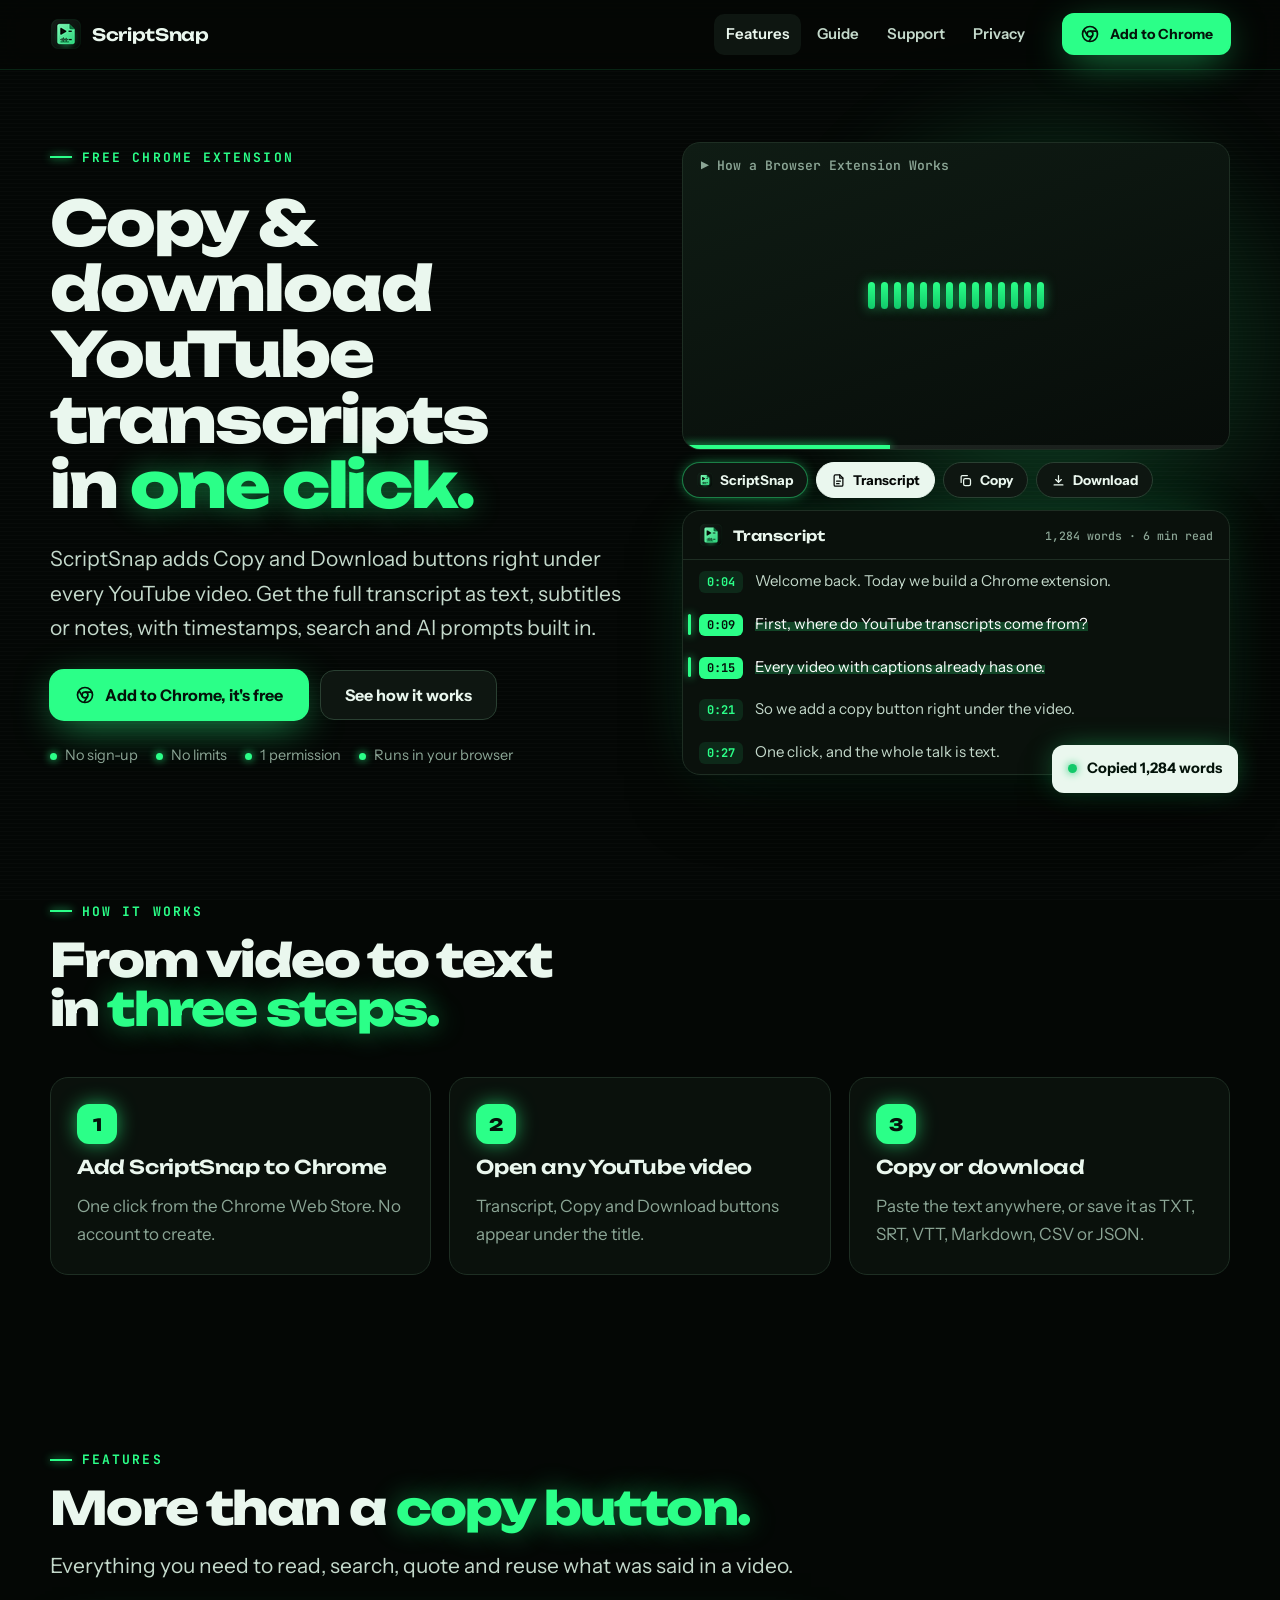
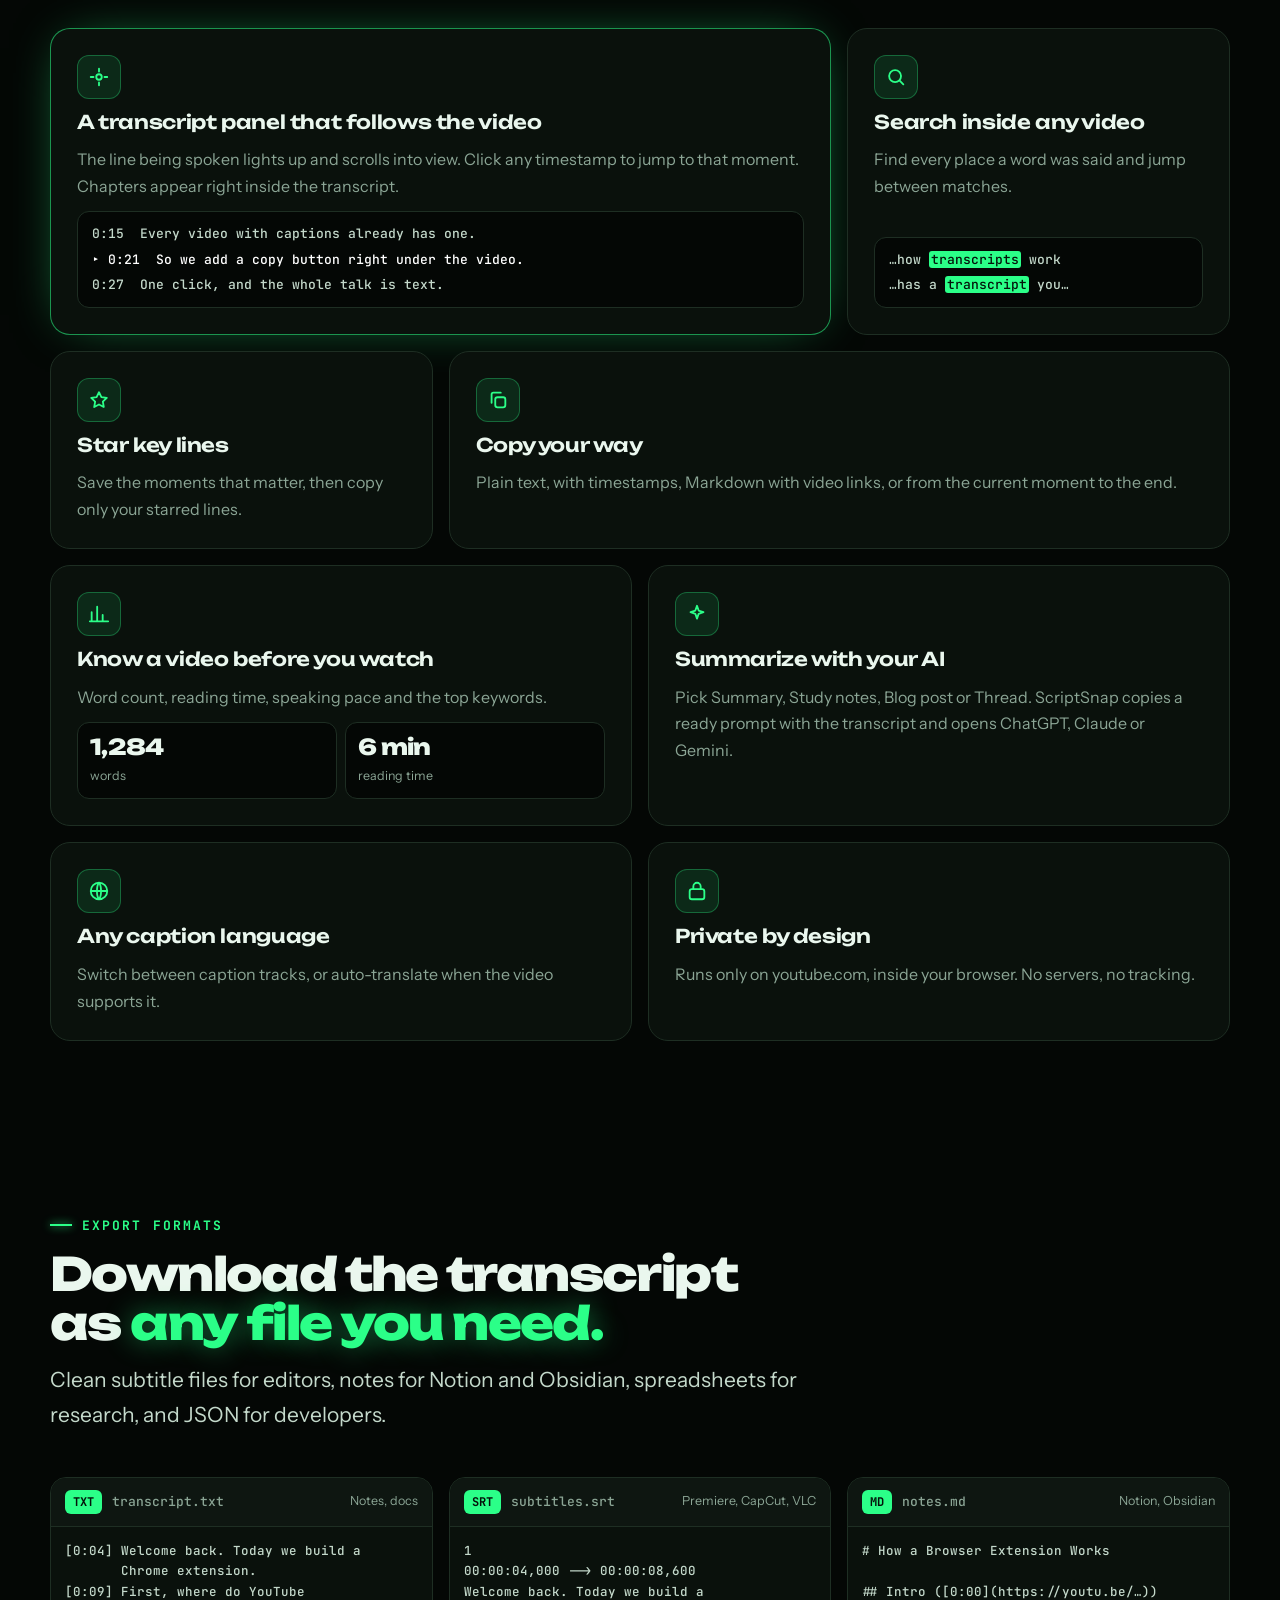
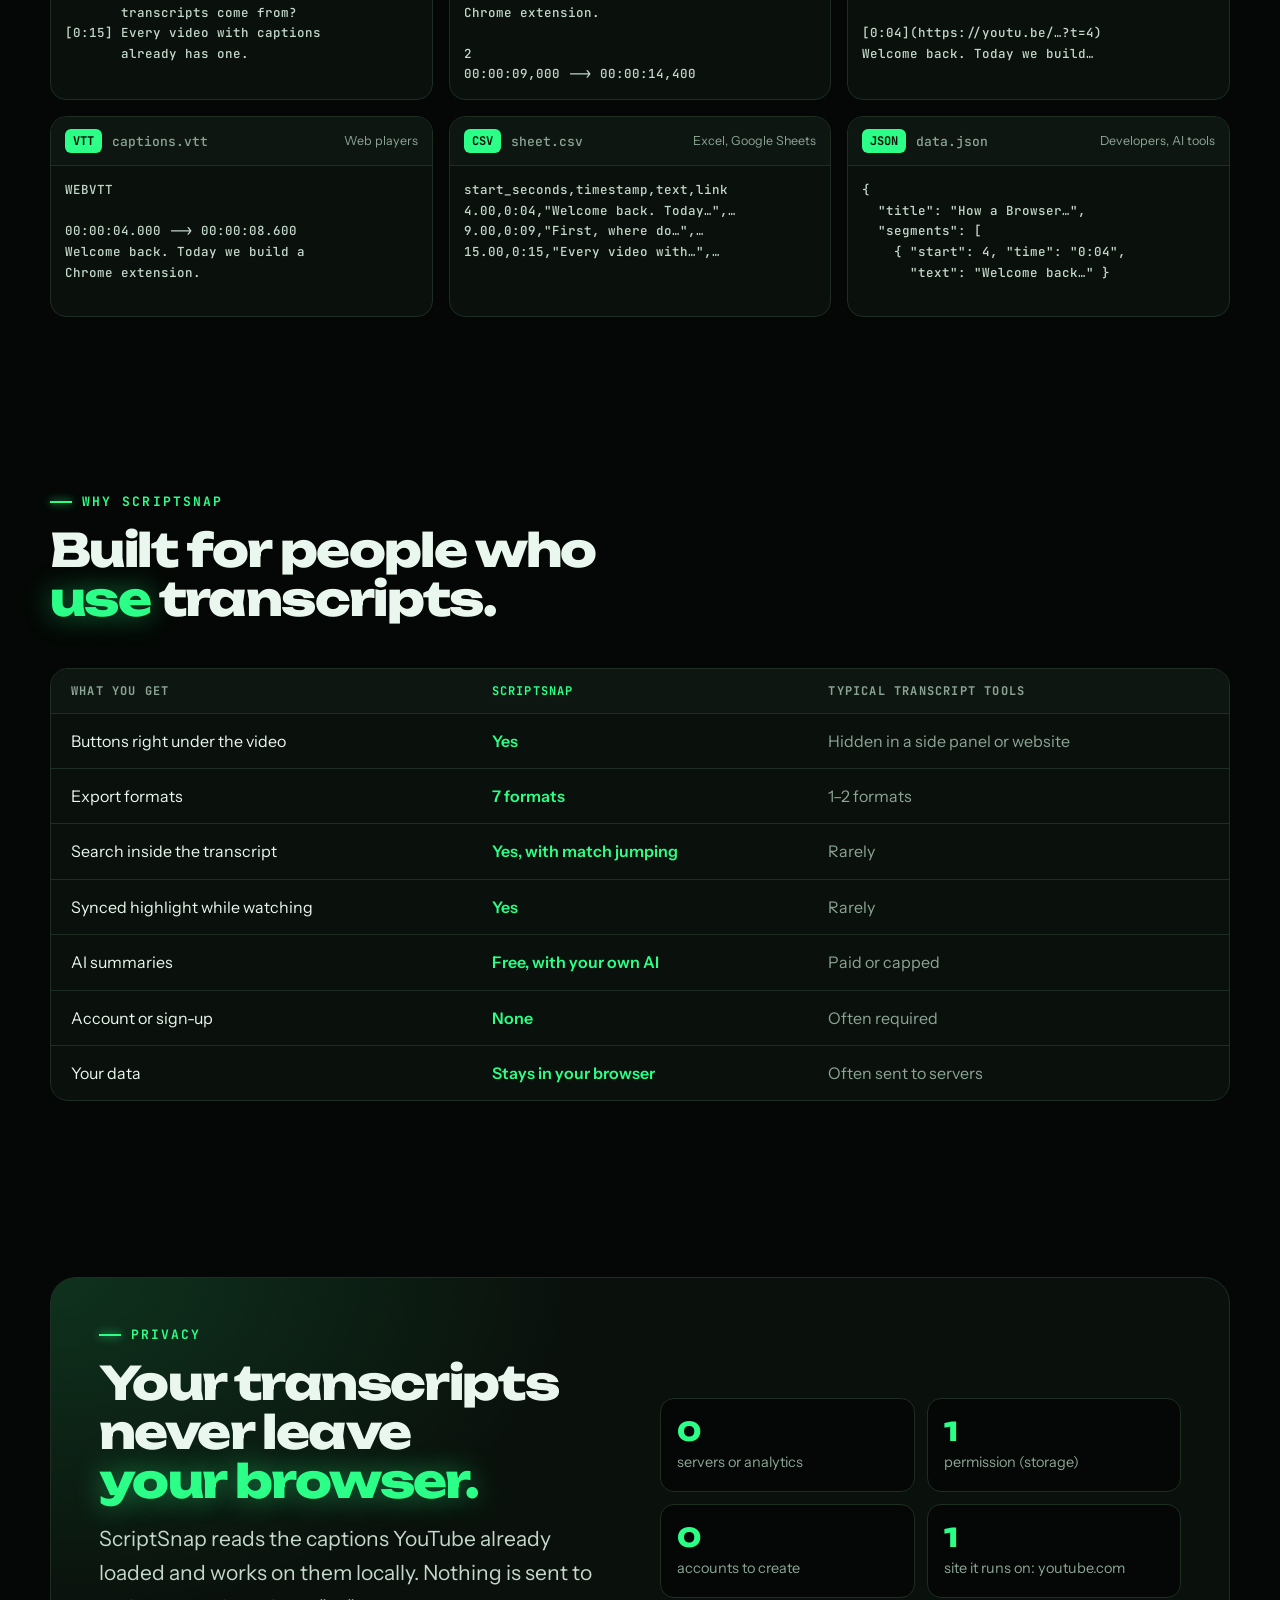
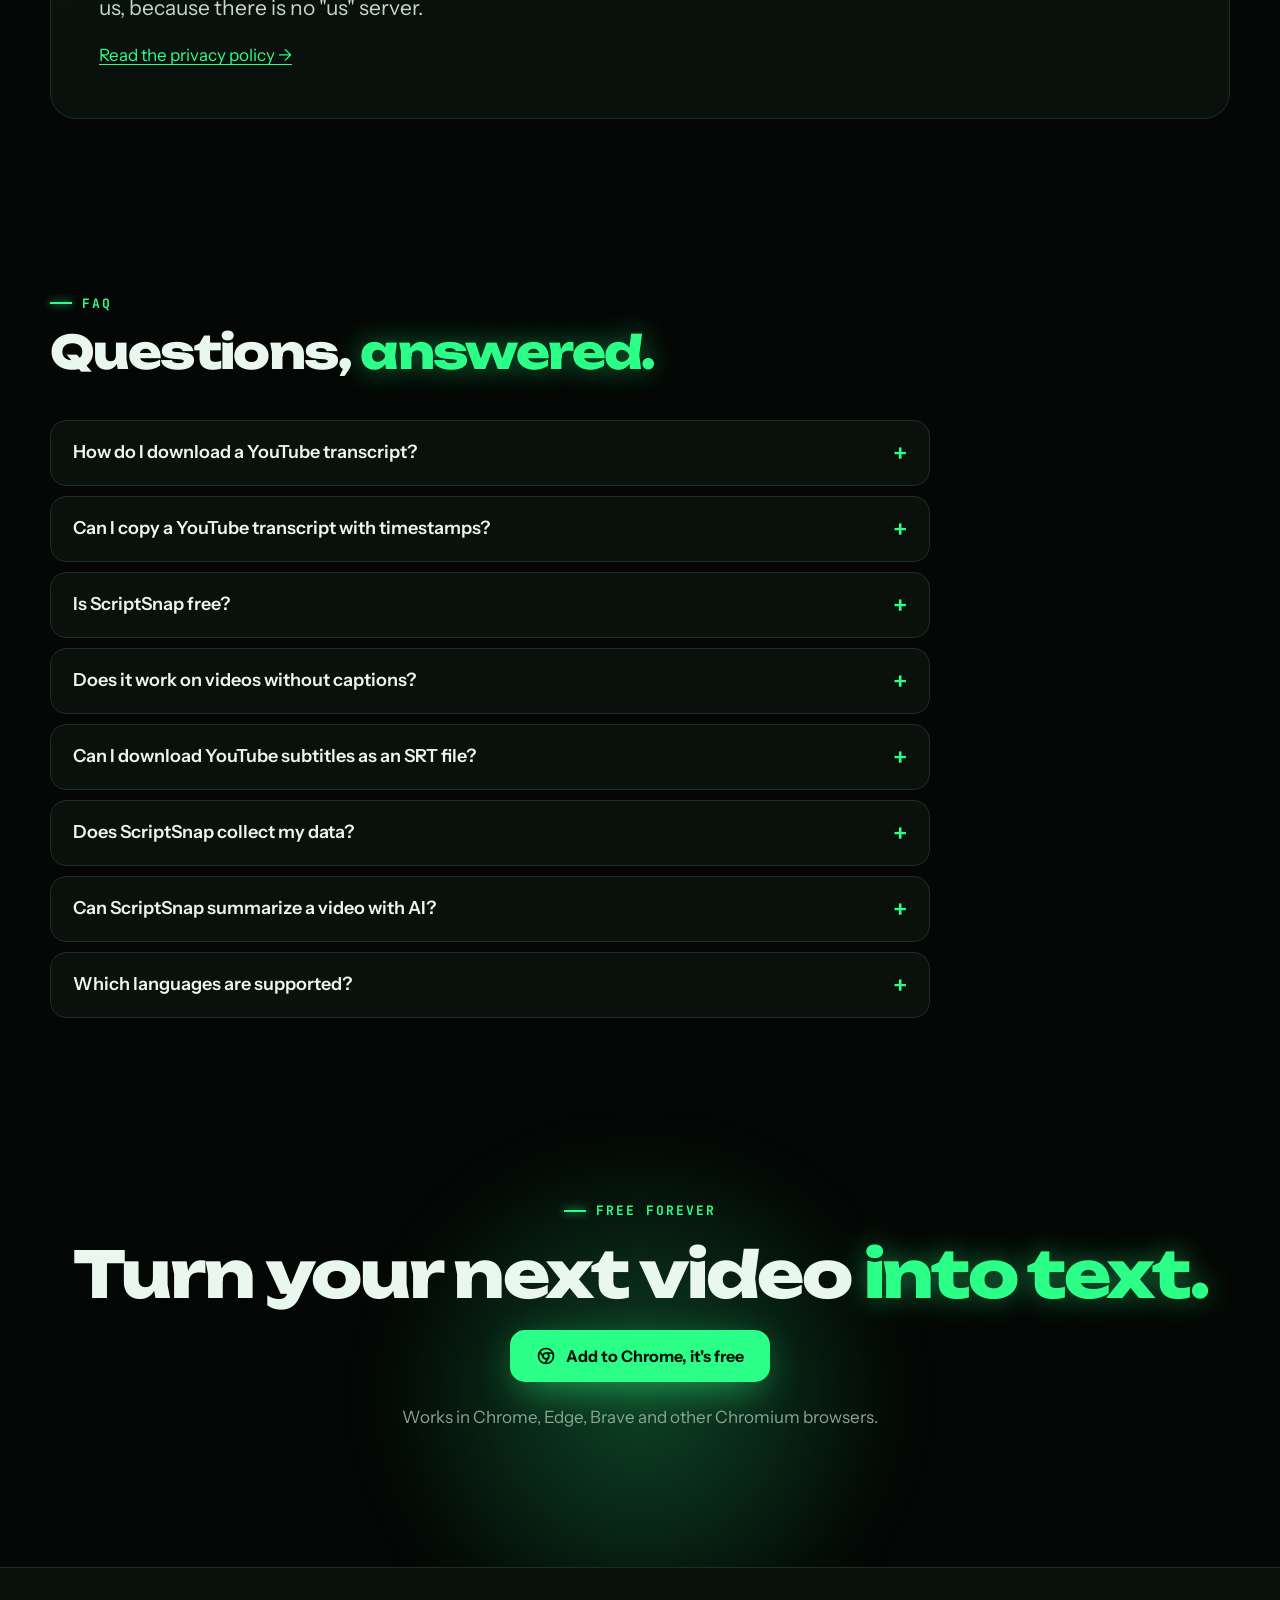
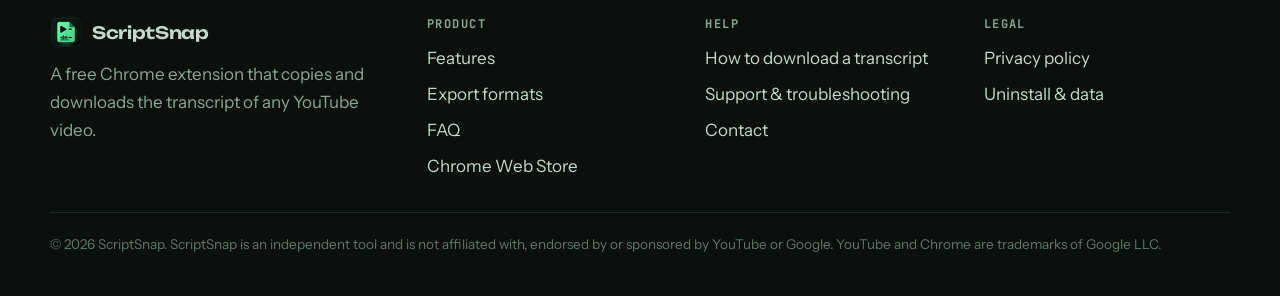
<file: index.html>
<!doctype html>
<html lang="en">
<head>
<meta charset="utf-8">
<meta name="viewport" content="width=device-width, initial-scale=1, viewport-fit=cover">
<title>ScriptSnap: Copy &amp; Download YouTube Transcripts (Free Extension)</title>
<meta name="description" content="Copy or download the transcript of any YouTube video in one click. Free Chrome extension: TXT, SRT, VTT, Markdown, CSV, JSON, search, timestamps and AI prompts.">
<meta name="robots" content="index,follow">
<link rel="canonical" href="https://YOUR-GITHUB-USERNAME.github.io/scriptsnap/">
<meta name="theme-color" content="#040705">
<meta property="og:type" content="website">
<meta property="og:site_name" content="ScriptSnap">
<meta property="og:title" content="ScriptSnap: Copy &amp; Download YouTube Transcripts (Free Extension)">
<meta property="og:description" content="Copy or download the transcript of any YouTube video in one click. Free Chrome extension: TXT, SRT, VTT, Markdown, CSV, JSON, search, timestamps and AI prompts.">
<meta property="og:url" content="https://YOUR-GITHUB-USERNAME.github.io/scriptsnap/">
<meta property="og:image" content="https://YOUR-GITHUB-USERNAME.github.io/scriptsnap/assets/og-image.png">
<meta property="og:image:width" content="1200"><meta property="og:image:height" content="630">
<meta name="twitter:card" content="summary_large_image">
<meta name="twitter:title" content="ScriptSnap: Copy &amp; Download YouTube Transcripts (Free Extension)">
<meta name="twitter:description" content="Copy or download the transcript of any YouTube video in one click. Free Chrome extension: TXT, SRT, VTT, Markdown, CSV, JSON, search, timestamps and AI prompts.">
<meta name="twitter:image" content="https://YOUR-GITHUB-USERNAME.github.io/scriptsnap/assets/og-image.png">
<link rel="icon" href="favicon.ico" sizes="any">
<link rel="icon" type="image/png" sizes="32x32" href="assets/favicon-32.png">
<link rel="apple-touch-icon" href="assets/apple-touch-icon.png">
<link rel="preconnect" href="https://fonts.googleapis.com"><link rel="preconnect" href="https://fonts.gstatic.com" crossorigin><link rel="stylesheet" href="https://fonts.googleapis.com/css2?family=Unbounded:wght@600;800&family=Instrument+Sans:wght@400;500;600;700&family=JetBrains+Mono:wght@500;700&display=swap">
<link rel="stylesheet" href="assets/site.css">
<script type="application/ld+json">[{"@context": "https://schema.org", "@type": "Organization", "@id": "https://YOUR-GITHUB-USERNAME.github.io/scriptsnap/#org", "name": "ScriptSnap", "url": "https://YOUR-GITHUB-USERNAME.github.io/scriptsnap/", "logo": "https://YOUR-GITHUB-USERNAME.github.io/scriptsnap/assets/icon-512.png", "email": "saqibsohaib48@gmail.com", "sameAs": ["https://chromewebstore.google.com/detail/mjjkbjnjdjmmghgbkifdgdhofoaohblj"]}, {"@context": "https://schema.org", "@type": "SoftwareApplication", "name": "ScriptSnap: Transcript for YouTube", "alternateName": "ScriptSnap", "applicationCategory": "BrowserApplication", "applicationSubCategory": "Productivity", "operatingSystem": "Chrome, Windows, macOS, Linux, ChromeOS", "offers": {"@type": "Offer", "price": "0", "priceCurrency": "USD"}, "url": "https://YOUR-GITHUB-USERNAME.github.io/scriptsnap/", "downloadUrl": "https://chromewebstore.google.com/detail/mjjkbjnjdjmmghgbkifdgdhofoaohblj", "image": "https://YOUR-GITHUB-USERNAME.github.io/scriptsnap/assets/og-image.png", "description": "A free Chrome extension that copies and downloads the transcript of any YouTube video in 7 formats, with search, synced highlighting and AI prompts.", "featureList": ["Copy YouTube transcript with or without timestamps", "Download as TXT, SRT, VTT, Markdown, CSV or JSON", "Search inside the transcript", "Transcript panel synced with the video", "Star key lines", "Word count, reading time and top keywords", "AI prompt for ChatGPT, Claude or Gemini"], "publisher": {"@id": "https://YOUR-GITHUB-USERNAME.github.io/scriptsnap/#org"}}, {"@context": "https://schema.org", "@type": "WebSite", "name": "ScriptSnap", "url": "https://YOUR-GITHUB-USERNAME.github.io/scriptsnap/"}, {"@context": "https://schema.org", "@type": "FAQPage", "mainEntity": [{"@type": "Question", "name": "How do I download a YouTube transcript?", "acceptedAnswer": {"@type": "Answer", "text": "Install ScriptSnap from the Chrome Web Store, open any YouTube video, and click Download under the video title. Pick TXT, SRT, VTT, Markdown, CSV or JSON and the file saves to your computer."}}, {"@type": "Question", "name": "Can I copy a YouTube transcript with timestamps?", "acceptedAnswer": {"@type": "Answer", "text": "Yes. Click Copy under the video to copy the full transcript with timestamps like [2:15]. You can switch timestamps off in settings to copy plain text instead."}}, {"@type": "Question", "name": "Is ScriptSnap free?", "acceptedAnswer": {"@type": "Answer", "text": "Yes. ScriptSnap is free, with no account, no daily limits and no ads."}}, {"@type": "Question", "name": "Does it work on videos without captions?", "acceptedAnswer": {"@type": "Answer", "text": "ScriptSnap reads the captions YouTube already has, including auto-generated ones. If a video has no captions at all, there is no transcript to copy."}}, {"@type": "Question", "name": "Can I download YouTube subtitles as an SRT file?", "acceptedAnswer": {"@type": "Answer", "text": "Yes. Choose Subtitles (SRT) from the Download menu. You get a standard .srt file with numbered cues and start and end times, ready for video editors and media players."}}, {"@type": "Question", "name": "Does ScriptSnap collect my data?", "acceptedAnswer": {"@type": "Answer", "text": "No. Everything runs in your browser. ScriptSnap has no servers, no analytics and no account, and it only asks for one permission: storage, to remember your settings."}}, {"@type": "Question", "name": "Can ScriptSnap summarize a video with AI?", "acceptedAnswer": {"@type": "Answer", "text": "ScriptSnap builds a ready-made prompt for a summary, study notes, a blog post or a thread, copies it with the transcript, and opens ChatGPT, Claude or Gemini so you can paste it in. It never sends anything on its own."}}, {"@type": "Question", "name": "Which languages are supported?", "acceptedAnswer": {"@type": "Answer", "text": "Any language the video has captions in. You can switch between caption tracks, and use auto-translate when YouTube offers it for that video."}}]}]</script>
</head>
<body>
<a class="sr" href="#main" style="position:absolute;left:-9999px">Skip to content</a>
<header class="site"><div class="wrap">
<a class="logo" href="index.html" aria-label="ScriptSnap home"><img src="assets/favicon-32.png" alt="" width="32" height="32">ScriptSnap</a>
<nav class="main" aria-label="Main"><a href="index.html#features" aria-current="page">Features</a><a href="how-to-download-youtube-transcript.html">Guide</a><a href="support.html">Support</a><a href="privacy.html">Privacy</a></nav>
<a class="btn primary sm" href="https://chromewebstore.google.com/detail/mjjkbjnjdjmmghgbkifdgdhofoaohblj" rel="noopener"><svg viewBox="0 0 24 24" fill="none" stroke="currentColor" stroke-width="2"><circle cx="12" cy="12" r="9"/><circle cx="12" cy="12" r="3.5"/><path d="M12 8.5h8.2M8.9 13.8 4.8 6.7M15 13.8l-4.1 7.1"/></svg><span>Add to Chrome</span></a>
</div></header>

<main id="main" class="wrap">
<div class="hero">
  <div class="copy">
    <span class="eb">Free Chrome extension</span>
    <h1>Copy &amp; download YouTube transcripts in <em class="g">one click.</em></h1>
    <p class="lede">ScriptSnap adds Copy and Download buttons right under every YouTube video. Get the full transcript as text, subtitles or notes, with timestamps, search and AI prompts built in.</p>
    <div class="cta-row"><a class="btn primary" href="https://chromewebstore.google.com/detail/mjjkbjnjdjmmghgbkifdgdhofoaohblj" rel="noopener"><svg viewBox="0 0 24 24" fill="none" stroke="currentColor" stroke-width="2"><circle cx="12" cy="12" r="9"/><circle cx="12" cy="12" r="3.5"/><path d="M12 8.5h8.2M8.9 13.8 4.8 6.7M15 13.8l-4.1 7.1"/></svg><span>Add to Chrome, it's free</span></a><a class="btn" href="#how">See how it works</a></div>
    <div class="trust"><span>No sign-up</span><span>No limits</span><span>1 permission</span><span>Runs in your browser</span></div>
  </div>
  <div class="demo" aria-label="Preview of ScriptSnap on a YouTube video">
    <div class="glow" style="width:640px;height:640px;right:-140px;top:-120px"></div>
    <div class="player"><span class="ttl">▶ How a Browser Extension Works</span><div class="wave" aria-hidden="true"><i style="animation-delay:-0s"></i><i style="animation-delay:-0.3s"></i><i style="animation-delay:-0.6s"></i><i style="animation-delay:-0.15s"></i><i style="animation-delay:-0.45s"></i><i style="animation-delay:-0.9s"></i><i style="animation-delay:-0.2s"></i><i style="animation-delay:-0.75s"></i><i style="animation-delay:-0.5s"></i><i style="animation-delay:-1.05s"></i><i style="animation-delay:-0.35s"></i><i style="animation-delay:-0.8s"></i><i style="animation-delay:-0.1s"></i><i style="animation-delay:-0.65s"></i></div><div class="bar"><b></b></div></div>
    <div class="tools" aria-hidden="true"><span class="chipbtn brand"><img src="assets/favicon-32.png" alt="" width="16" height="16">ScriptSnap</span><span class="chipbtn on"><svg viewBox="0 0 24 24" fill="none" stroke="currentColor" stroke-width="2" stroke-linecap="round" stroke-linejoin="round"><path d="M14 3H7a2 2 0 0 0-2 2v14a2 2 0 0 0 2 2h10a2 2 0 0 0 2-2V8z"/><path d="M14 3v5h5M9 13h6M9 17h4"/></svg>Transcript</span><span class="chipbtn"><svg viewBox="0 0 24 24" fill="none" stroke="currentColor" stroke-width="2" stroke-linecap="round" stroke-linejoin="round"><rect x="9" y="9" width="11" height="11" rx="2.5"/><path d="M5 15V6a2 2 0 0 1 2-2h8"/></svg>Copy</span><span class="chipbtn"><svg viewBox="0 0 24 24" fill="none" stroke="currentColor" stroke-width="2" stroke-linecap="round" stroke-linejoin="round"><path d="M12 4v11m0 0-4.5-4.5M12 15l4.5-4.5M5 19h14"/></svg>Download</span></div>
    <div class="panel"><div class="ph"><img src="assets/favicon-32.png" alt="" width="24" height="24">Transcript<small>1,284 words · 6 min read</small></div><div class="row"><span class="t">0:04</span><span><i>Welcome back. Today we build a Chrome extension.</i></span></div><div class="row"><span class="t">0:09</span><span><i>First, where do YouTube transcripts come from?</i></span></div><div class="row on"><span class="t">0:15</span><span><i>Every video with captions already has one.</i></span></div><div class="row"><span class="t">0:21</span><span><i>So we add a copy button right under the video.</i></span></div><div class="row"><span class="t">0:27</span><span><i>One click, and the whole talk is text.</i></span></div></div>
    <div class="toast" aria-hidden="true"><b></b>Copied 1,284 words</div>
  </div>
</div>

<section id="how">
  <div class="shead"><span class="eb">How it works</span><h2>From video to text in <em class="g">three steps.</em></h2></div>
  <ol class="steps">
    <li><h3>Add ScriptSnap to Chrome</h3><p>One click from the Chrome Web Store. No account to create.</p></li>
    <li><h3>Open any YouTube video</h3><p>Transcript, Copy and Download buttons appear under the title.</p></li>
    <li><h3>Copy or download</h3><p>Paste the text anywhere, or save it as TXT, SRT, VTT, Markdown, CSV or JSON.</p></li>
  </ol>
</section>

<section id="features">
  <div class="shead"><span class="eb">Features</span><h2>More than a <em class="g">copy button.</em></h2><p class="lede">Everything you need to read, search, quote and reuse what was said in a video.</p></div>
  <div class="bento">
    <div class="tile w4 hot"><div class="ic"><svg viewBox="0 0 24 24" fill="none" stroke="currentColor" stroke-width="2" stroke-linecap="round"><circle cx="12" cy="12" r="3"/><path d="M12 3v3M12 18v3M3 12h3M18 12h3"/></svg></div><h3>A transcript panel that follows the video</h3><p>The line being spoken lights up and scrolls into view. Click any timestamp to jump to that moment. Chapters appear right inside the transcript.</p>
      <div class="mini"><span>0:15&nbsp; Every video with captions already has one.</span><span style="color:#fff">▸ 0:21&nbsp; So we add a copy button right under the video.</span><span>0:27&nbsp; One click, and the whole talk is text.</span></div></div>
    <div class="tile"><div class="ic"><svg viewBox="0 0 24 24" fill="none" stroke="currentColor" stroke-width="2" stroke-linecap="round"><circle cx="11" cy="11" r="6.5"/><path d="m16 16 4 4"/></svg></div><h3>Search inside any video</h3><p>Find every place a word was said and jump between matches.</p>
      <div class="mini"><span>…how <mark>transcripts</mark> work</span><span>…has a <mark>transcript</mark> you…</span></div></div>
    <div class="tile"><div class="ic"><svg viewBox="0 0 24 24" fill="none" stroke="currentColor" stroke-width="2" stroke-linejoin="round"><path d="m12 3.5 2.6 5.3 5.9.9-4.3 4.1 1 5.8-5.2-2.7-5.2 2.7 1-5.8-4.3-4.1 5.9-.9z"/></svg></div><h3>Star key lines</h3><p>Save the moments that matter, then copy only your starred lines.</p></div>
    <div class="tile w4"><div class="ic"><svg viewBox="0 0 24 24" fill="none" stroke="currentColor" stroke-width="2" stroke-linecap="round" stroke-linejoin="round"><rect x="9" y="9" width="11" height="11" rx="2.5"/><path d="M5 15V6a2 2 0 0 1 2-2h8"/></svg></div><h3>Copy your way</h3><p>Plain text, with timestamps, Markdown with video links, or from the current moment to the end.</p></div>
    <div class="tile w3"><div class="ic"><svg viewBox="0 0 24 24" fill="none" stroke="currentColor" stroke-width="2" stroke-linecap="round"><path d="M4 20V10M10 20V4M16 20v-7M22 20H2"/></svg></div><h3>Know a video before you watch</h3><p>Word count, reading time, speaking pace and the top keywords.</p>
      <div class="stats"><div><b>1,284</b><span>words</span></div><div><b>6 min</b><span>reading time</span></div></div></div>
    <div class="tile w3"><div class="ic"><svg viewBox="0 0 24 24" fill="none" stroke="currentColor" stroke-width="2" stroke-linejoin="round"><path d="m12 3 1.8 5.2L19 10l-5.2 1.8L12 17l-1.8-5.2L5 10l5.2-1.8z"/></svg></div><h3>Summarize with your AI</h3><p>Pick Summary, Study notes, Blog post or Thread. ScriptSnap copies a ready prompt with the transcript and opens ChatGPT, Claude or Gemini.</p></div>
    <div class="tile w3"><div class="ic"><svg viewBox="0 0 24 24" fill="none" stroke="currentColor" stroke-width="2"><circle cx="12" cy="12" r="9"/><path d="M3 12h18M12 3c3 3.5 3 14.5 0 18M12 3c-3 3.5-3 14.5 0 18"/></svg></div><h3>Any caption language</h3><p>Switch between caption tracks, or auto-translate when the video supports it.</p></div>
    <div class="tile w3"><div class="ic"><svg viewBox="0 0 24 24" fill="none" stroke="currentColor" stroke-width="2" stroke-linecap="round"><rect x="4" y="10" width="16" height="11" rx="2.5"/><path d="M8 10V7a4 4 0 0 1 8 0v3"/></svg></div><h3>Private by design</h3><p>Runs only on youtube.com, inside your browser. No servers, no tracking.</p></div>
  </div>
</section>

<section id="formats">
  <div class="shead"><span class="eb">Export formats</span><h2>Download the transcript as <em class="g">any file you need.</em></h2><p class="lede">Clean subtitle files for editors, notes for Notion and Obsidian, spreadsheets for research, and JSON for developers.</p></div>
  <div class="formats"><div class="file"><div class="fh"><span class="bd">TXT</span><span class="fn">transcript.txt</span><span class="use">Notes, docs</span></div><pre>[0:04] Welcome back. Today we build a
       Chrome extension.
[0:09] First, where do YouTube
       transcripts come from?
[0:15] Every video with captions
       already has one.</pre></div><div class="file"><div class="fh"><span class="bd">SRT</span><span class="fn">subtitles.srt</span><span class="use">Premiere, CapCut, VLC</span></div><pre>1
00:00:04,000 --&gt; 00:00:08,600
Welcome back. Today we build a
Chrome extension.

2
00:00:09,000 --&gt; 00:00:14,400</pre></div><div class="file"><div class="fh"><span class="bd">MD</span><span class="fn">notes.md</span><span class="use">Notion, Obsidian</span></div><pre># How a Browser Extension Works

## Intro ([0:00](https://youtu.be/…))

[0:04](https://youtu.be/…?t=4)
Welcome back. Today we build…</pre></div><div class="file"><div class="fh"><span class="bd">VTT</span><span class="fn">captions.vtt</span><span class="use">Web players</span></div><pre>WEBVTT

00:00:04.000 --&gt; 00:00:08.600
Welcome back. Today we build a
Chrome extension.</pre></div><div class="file"><div class="fh"><span class="bd">CSV</span><span class="fn">sheet.csv</span><span class="use">Excel, Google Sheets</span></div><pre>start_seconds,timestamp,text,link
4.00,0:04,&quot;Welcome back. Today…&quot;,…
9.00,0:09,&quot;First, where do…&quot;,…
15.00,0:15,&quot;Every video with…&quot;,…</pre></div><div class="file"><div class="fh"><span class="bd">JSON</span><span class="fn">data.json</span><span class="use">Developers, AI tools</span></div><pre>{
  &quot;title&quot;: &quot;How a Browser…&quot;,
  &quot;segments&quot;: [
    { &quot;start&quot;: 4, &quot;time&quot;: &quot;0:04&quot;,
      &quot;text&quot;: &quot;Welcome back…&quot; }</pre></div></div>
</section>

<section id="compare">
  <div class="shead"><span class="eb">Why ScriptSnap</span><h2>Built for people who <em class="g">use</em> transcripts.</h2></div>
  <div class="compare"><table>
    <thead><tr><th>What you get</th><th>ScriptSnap</th><th>Typical transcript tools</th></tr></thead>
    <tbody>
      <tr><td>Buttons right under the video</td><td class="yes">Yes</td><td>Hidden in a side panel or website</td></tr>
      <tr><td>Export formats</td><td class="yes">7 formats</td><td>1–2 formats</td></tr>
      <tr><td>Search inside the transcript</td><td class="yes">Yes, with match jumping</td><td>Rarely</td></tr>
      <tr><td>Synced highlight while watching</td><td class="yes">Yes</td><td>Rarely</td></tr>
      <tr><td>AI summaries</td><td class="yes">Free, with your own AI</td><td>Paid or capped</td></tr>
      <tr><td>Account or sign-up</td><td class="yes">None</td><td>Often required</td></tr>
      <tr><td>Your data</td><td class="yes">Stays in your browser</td><td>Often sent to servers</td></tr>
    </tbody></table></div>
</section>

<section id="privacy">
  <div class="privacy-band">
    <div style="display:flex;flex-direction:column;gap:16px"><span class="eb">Privacy</span><h2>Your transcripts never leave <em class="g">your browser.</em></h2><p class="lede">ScriptSnap reads the captions YouTube already loaded and works on them locally. Nothing is sent to us, because there is no "us" server.</p><p><a href="privacy.html">Read the privacy policy →</a></p></div>
    <div class="facts"><div><b>0</b><span>servers or analytics</span></div><div><b>1</b><span>permission (storage)</span></div><div><b>0</b><span>accounts to create</span></div><div><b>1</b><span>site it runs on: youtube.com</span></div></div>
  </div>
</section>

<section id="faq">
  <div class="shead"><span class="eb">FAQ</span><h2>Questions, <em class="g">answered.</em></h2></div>
  <div class="faq"><details><summary>How do I download a YouTube transcript?</summary><p>Install ScriptSnap from the Chrome Web Store, open any YouTube video, and click Download under the video title. Pick TXT, SRT, VTT, Markdown, CSV or JSON and the file saves to your computer.</p></details><details><summary>Can I copy a YouTube transcript with timestamps?</summary><p>Yes. Click Copy under the video to copy the full transcript with timestamps like [2:15]. You can switch timestamps off in settings to copy plain text instead.</p></details><details><summary>Is ScriptSnap free?</summary><p>Yes. ScriptSnap is free, with no account, no daily limits and no ads.</p></details><details><summary>Does it work on videos without captions?</summary><p>ScriptSnap reads the captions YouTube already has, including auto-generated ones. If a video has no captions at all, there is no transcript to copy.</p></details><details><summary>Can I download YouTube subtitles as an SRT file?</summary><p>Yes. Choose Subtitles (SRT) from the Download menu. You get a standard .srt file with numbered cues and start and end times, ready for video editors and media players.</p></details><details><summary>Does ScriptSnap collect my data?</summary><p>No. Everything runs in your browser. ScriptSnap has no servers, no analytics and no account, and it only asks for one permission: storage, to remember your settings.</p></details><details><summary>Can ScriptSnap summarize a video with AI?</summary><p>ScriptSnap builds a ready-made prompt for a summary, study notes, a blog post or a thread, copies it with the transcript, and opens ChatGPT, Claude or Gemini so you can paste it in. It never sends anything on its own.</p></details><details><summary>Which languages are supported?</summary><p>Any language the video has captions in. You can switch between caption tracks, and use auto-translate when YouTube offers it for that video.</p></details></div>
</section>

<div class="final">
  <div class="glow" style="width:700px;height:500px;left:50%;top:10%;transform:translateX(-50%)"></div>
  <span class="eb">Free forever</span>
  <h2>Turn your next video <em class="g">into text.</em></h2>
  <a class="btn primary" href="https://chromewebstore.google.com/detail/mjjkbjnjdjmmghgbkifdgdhofoaohblj" rel="noopener"><svg viewBox="0 0 24 24" fill="none" stroke="currentColor" stroke-width="2"><circle cx="12" cy="12" r="9"/><circle cx="12" cy="12" r="3.5"/><path d="M12 8.5h8.2M8.9 13.8 4.8 6.7M15 13.8l-4.1 7.1"/></svg><span>Add to Chrome, it's free</span></a>
  <p class="mut">Works in Chrome, Edge, Brave and other Chromium browsers.</p>
</div>
</main>
<footer class="site"><div class="wrap">
<div><a class="logo" href="index.html"><img src="assets/favicon-32.png" alt="" width="32" height="32">ScriptSnap</a>
<p class="mut" style="margin-top:12px;max-width:34ch">A free Chrome extension that copies and downloads the transcript of any YouTube video.</p></div>
<div><h4>Product</h4><ul><li><a href="index.html#features">Features</a></li><li><a href="index.html#formats">Export formats</a></li><li><a href="index.html#faq">FAQ</a></li><li><a href="https://chromewebstore.google.com/detail/mjjkbjnjdjmmghgbkifdgdhofoaohblj" rel="noopener">Chrome Web Store</a></li></ul></div>
<div><h4>Help</h4><ul><li><a href="how-to-download-youtube-transcript.html">How to download a transcript</a></li><li><a href="support.html">Support &amp; troubleshooting</a></li><li><a href="support.html#contact">Contact</a></li></ul></div>
<div><h4>Legal</h4><ul><li><a href="privacy.html">Privacy policy</a></li><li><a href="support.html#uninstall">Uninstall &amp; data</a></li></ul></div>
<p class="legal">© 2026 ScriptSnap. ScriptSnap is an independent tool and is not affiliated with, endorsed by or sponsored by YouTube or Google. YouTube and Chrome are trademarks of Google LLC.</p>
</div></footer>
<script src="assets/site.js" defer></script>
</body></html>
</file>
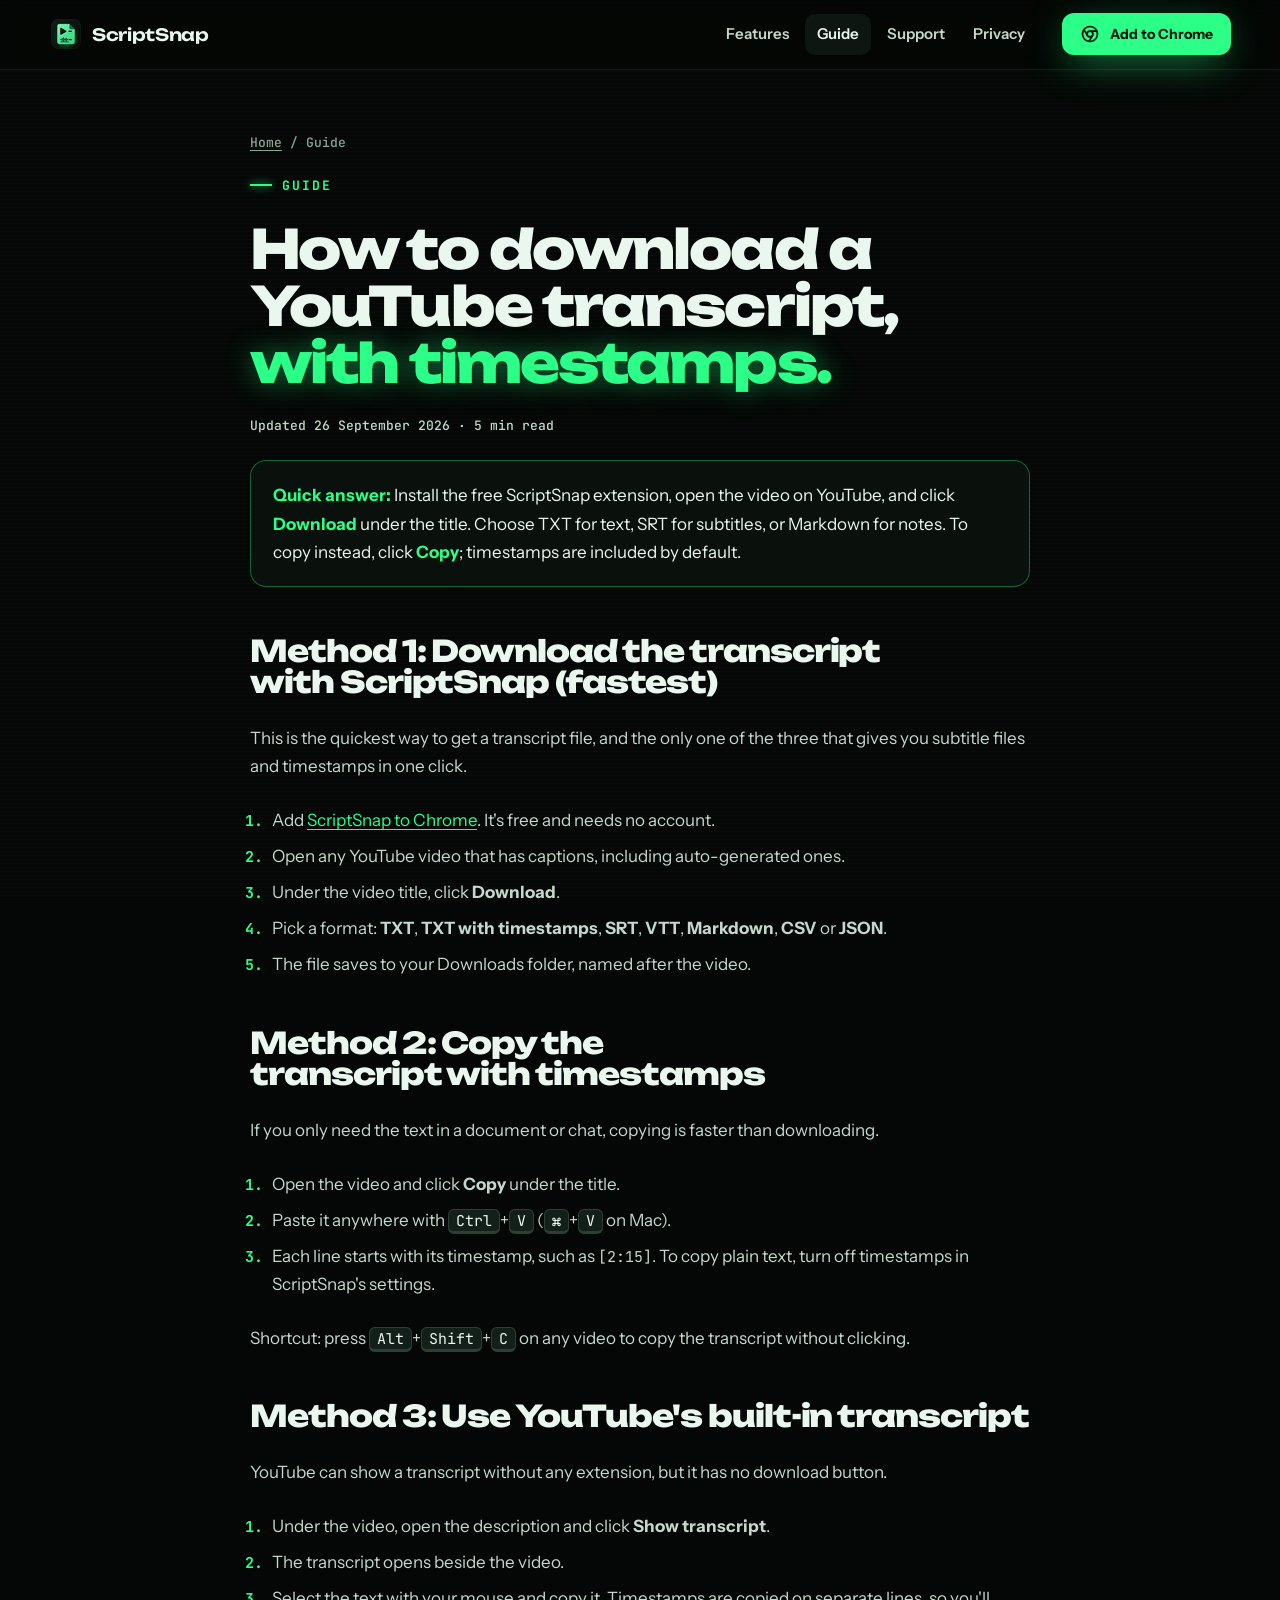
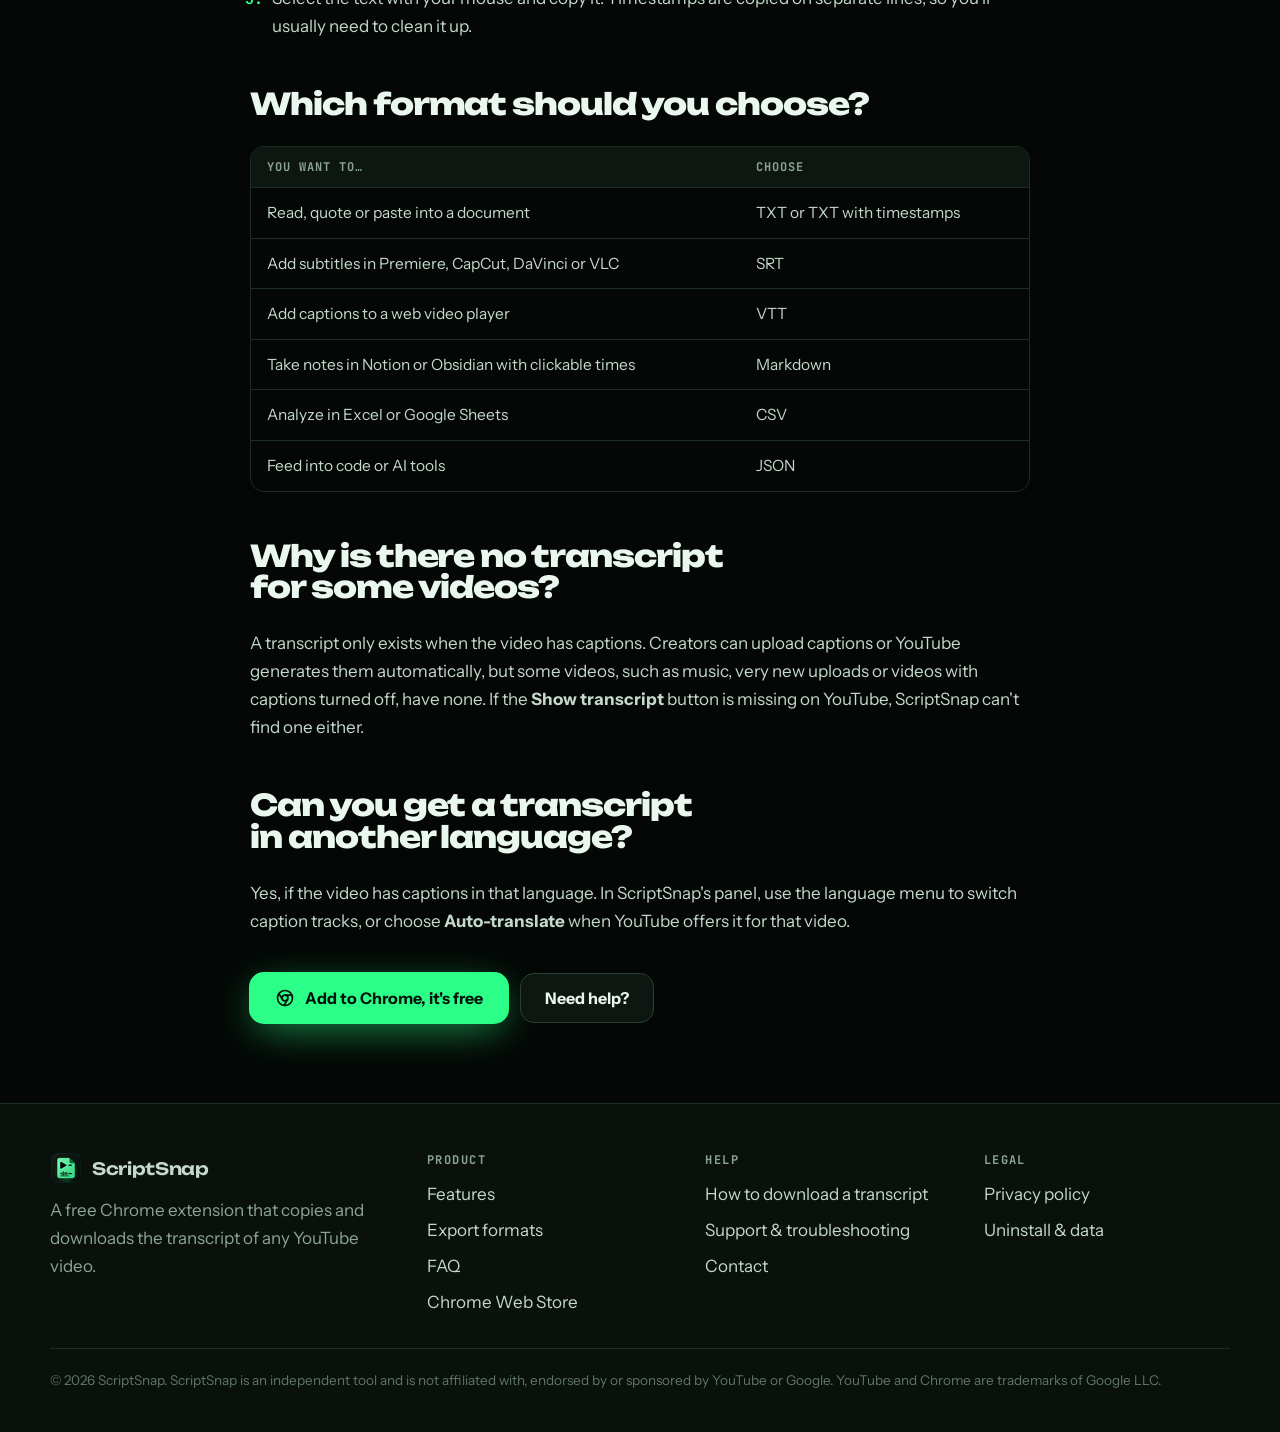
<file: how-to-download-youtube-transcript.html>
<!doctype html>
<html lang="en">
<head>
<meta charset="utf-8">
<meta name="viewport" content="width=device-width, initial-scale=1, viewport-fit=cover">
<title>How to Download a YouTube Transcript (With Timestamps) in 2026</title>
<meta name="description" content="Three easy ways to get the transcript of a YouTube video: download it as TXT or SRT, copy it with timestamps, or use YouTube&#x27;s built-in transcript.">
<meta name="robots" content="index,follow">
<link rel="canonical" href="https://YOUR-GITHUB-USERNAME.github.io/scriptsnap/how-to-download-youtube-transcript.html">
<meta name="theme-color" content="#040705">
<meta property="og:type" content="website">
<meta property="og:site_name" content="ScriptSnap">
<meta property="og:title" content="How to Download a YouTube Transcript (With Timestamps) in 2026">
<meta property="og:description" content="Three easy ways to get the transcript of a YouTube video: download it as TXT or SRT, copy it with timestamps, or use YouTube&#x27;s built-in transcript.">
<meta property="og:url" content="https://YOUR-GITHUB-USERNAME.github.io/scriptsnap/how-to-download-youtube-transcript.html">
<meta property="og:image" content="https://YOUR-GITHUB-USERNAME.github.io/scriptsnap/assets/og-image.png">
<meta property="og:image:width" content="1200"><meta property="og:image:height" content="630">
<meta name="twitter:card" content="summary_large_image">
<meta name="twitter:title" content="How to Download a YouTube Transcript (With Timestamps) in 2026">
<meta name="twitter:description" content="Three easy ways to get the transcript of a YouTube video: download it as TXT or SRT, copy it with timestamps, or use YouTube&#x27;s built-in transcript.">
<meta name="twitter:image" content="https://YOUR-GITHUB-USERNAME.github.io/scriptsnap/assets/og-image.png">
<link rel="icon" href="favicon.ico" sizes="any">
<link rel="icon" type="image/png" sizes="32x32" href="assets/favicon-32.png">
<link rel="apple-touch-icon" href="assets/apple-touch-icon.png">
<link rel="preconnect" href="https://fonts.googleapis.com"><link rel="preconnect" href="https://fonts.gstatic.com" crossorigin><link rel="stylesheet" href="https://fonts.googleapis.com/css2?family=Unbounded:wght@600;800&family=Instrument+Sans:wght@400;500;600;700&family=JetBrains+Mono:wght@500;700&display=swap">
<link rel="stylesheet" href="assets/site.css">
<script type="application/ld+json">[{"@context": "https://schema.org", "@type": "Organization", "@id": "https://YOUR-GITHUB-USERNAME.github.io/scriptsnap/#org", "name": "ScriptSnap", "url": "https://YOUR-GITHUB-USERNAME.github.io/scriptsnap/", "logo": "https://YOUR-GITHUB-USERNAME.github.io/scriptsnap/assets/icon-512.png", "email": "saqibsohaib48@gmail.com", "sameAs": ["https://chromewebstore.google.com/detail/mjjkbjnjdjmmghgbkifdgdhofoaohblj"]}, {"@context": "https://schema.org", "@type": "Article", "headline": "How to Download a YouTube Transcript (With Timestamps)", "datePublished": "2026-09-26", "dateModified": "2026-09-26", "author": {"@type": "Organization", "name": "ScriptSnap", "url": "https://YOUR-GITHUB-USERNAME.github.io/scriptsnap/"}, "publisher": {"@id": "https://YOUR-GITHUB-USERNAME.github.io/scriptsnap/#org"}, "mainEntityOfPage": "https://YOUR-GITHUB-USERNAME.github.io/scriptsnap/how-to-download-youtube-transcript.html", "image": "https://YOUR-GITHUB-USERNAME.github.io/scriptsnap/assets/og-image.png"}, {"@context": "https://schema.org", "@type": "BreadcrumbList", "itemListElement": [{"@type": "ListItem", "position": 1, "name": "Home", "item": "https://YOUR-GITHUB-USERNAME.github.io/scriptsnap/"}, {"@type": "ListItem", "position": 2, "name": "How to download a YouTube transcript", "item": "https://YOUR-GITHUB-USERNAME.github.io/scriptsnap/how-to-download-youtube-transcript.html"}]}]</script>
</head>
<body>
<a class="sr" href="#main" style="position:absolute;left:-9999px">Skip to content</a>
<header class="site"><div class="wrap">
<a class="logo" href="index.html" aria-label="ScriptSnap home"><img src="assets/favicon-32.png" alt="" width="32" height="32">ScriptSnap</a>
<nav class="main" aria-label="Main"><a href="index.html#features">Features</a><a href="how-to-download-youtube-transcript.html" aria-current="page">Guide</a><a href="support.html">Support</a><a href="privacy.html">Privacy</a></nav>
<a class="btn primary sm" href="https://chromewebstore.google.com/detail/mjjkbjnjdjmmghgbkifdgdhofoaohblj" rel="noopener"><svg viewBox="0 0 24 24" fill="none" stroke="currentColor" stroke-width="2"><circle cx="12" cy="12" r="9"/><circle cx="12" cy="12" r="3.5"/><path d="M12 8.5h8.2M8.9 13.8 4.8 6.7M15 13.8l-4.1 7.1"/></svg><span>Add to Chrome</span></a>
</div></header>

<main id="main" class="wrap"><article class="page">
<nav class="crumbs" aria-label="Breadcrumb"><a href="index.html">Home</a> / Guide</nav>
<span class="eb">Guide</span>
<h1>How to download a YouTube transcript, <em class="g">with timestamps.</em></h1>
<p class="meta">Updated 26 September 2026 · 5 min read</p>
<div class="tldr"><b>Quick answer:</b> Install the free ScriptSnap extension, open the video on YouTube, and click <b>Download</b> under the title. Choose TXT for text, SRT for subtitles, or Markdown for notes. To copy instead, click <b>Copy</b>; timestamps are included by default.</div>

<h2>Method 1: Download the transcript with ScriptSnap (fastest)</h2>
<p>This is the quickest way to get a transcript file, and the only one of the three that gives you subtitle files and timestamps in one click.</p>
<ol>
<li>Add <a href="https://chromewebstore.google.com/detail/mjjkbjnjdjmmghgbkifdgdhofoaohblj" rel="noopener">ScriptSnap to Chrome</a>. It's free and needs no account.</li>
<li>Open any YouTube video that has captions, including auto-generated ones.</li>
<li>Under the video title, click <b>Download</b>.</li>
<li>Pick a format: <b>TXT</b>, <b>TXT with timestamps</b>, <b>SRT</b>, <b>VTT</b>, <b>Markdown</b>, <b>CSV</b> or <b>JSON</b>.</li>
<li>The file saves to your Downloads folder, named after the video.</li>
</ol>

<h2>Method 2: Copy the transcript with timestamps</h2>
<p>If you only need the text in a document or chat, copying is faster than downloading.</p>
<ol>
<li>Open the video and click <b>Copy</b> under the title.</li>
<li>Paste it anywhere with <kbd>Ctrl</kbd>+<kbd>V</kbd> (<kbd>⌘</kbd>+<kbd>V</kbd> on Mac).</li>
<li>Each line starts with its timestamp, such as <code>[2:15]</code>. To copy plain text, turn off timestamps in ScriptSnap's settings.</li>
</ol>
<p>Shortcut: press <kbd>Alt</kbd>+<kbd>Shift</kbd>+<kbd>C</kbd> on any video to copy the transcript without clicking.</p>

<h2>Method 3: Use YouTube's built-in transcript</h2>
<p>YouTube can show a transcript without any extension, but it has no download button.</p>
<ol>
<li>Under the video, open the description and click <b>Show transcript</b>.</li>
<li>The transcript opens beside the video.</li>
<li>Select the text with your mouse and copy it. Timestamps are copied on separate lines, so you'll usually need to clean it up.</li>
</ol>

<h2>Which format should you choose?</h2>
<div class="table"><table>
<thead><tr><th>You want to…</th><th>Choose</th></tr></thead>
<tbody>
<tr><td>Read, quote or paste into a document</td><td>TXT or TXT with timestamps</td></tr>
<tr><td>Add subtitles in Premiere, CapCut, DaVinci or VLC</td><td>SRT</td></tr>
<tr><td>Add captions to a web video player</td><td>VTT</td></tr>
<tr><td>Take notes in Notion or Obsidian with clickable times</td><td>Markdown</td></tr>
<tr><td>Analyze in Excel or Google Sheets</td><td>CSV</td></tr>
<tr><td>Feed into code or AI tools</td><td>JSON</td></tr>
</tbody></table></div>

<h2>Why is there no transcript for some videos?</h2>
<p>A transcript only exists when the video has captions. Creators can upload captions or YouTube generates them automatically, but some videos, such as music, very new uploads or videos with captions turned off, have none. If the <b>Show transcript</b> button is missing on YouTube, ScriptSnap can't find one either.</p>

<h2>Can you get a transcript in another language?</h2>
<p>Yes, if the video has captions in that language. In ScriptSnap's panel, use the language menu to switch caption tracks, or choose <b>Auto-translate</b> when YouTube offers it for that video.</p>

<div class="cta-row" style="margin-top:12px"><a class="btn primary" href="https://chromewebstore.google.com/detail/mjjkbjnjdjmmghgbkifdgdhofoaohblj" rel="noopener"><svg viewBox="0 0 24 24" fill="none" stroke="currentColor" stroke-width="2"><circle cx="12" cy="12" r="9"/><circle cx="12" cy="12" r="3.5"/><path d="M12 8.5h8.2M8.9 13.8 4.8 6.7M15 13.8l-4.1 7.1"/></svg><span>Add to Chrome, it's free</span></a><a class="btn" href="support.html">Need help?</a></div>
</article></main>
<footer class="site"><div class="wrap">
<div><a class="logo" href="index.html"><img src="assets/favicon-32.png" alt="" width="32" height="32">ScriptSnap</a>
<p class="mut" style="margin-top:12px;max-width:34ch">A free Chrome extension that copies and downloads the transcript of any YouTube video.</p></div>
<div><h4>Product</h4><ul><li><a href="index.html#features">Features</a></li><li><a href="index.html#formats">Export formats</a></li><li><a href="index.html#faq">FAQ</a></li><li><a href="https://chromewebstore.google.com/detail/mjjkbjnjdjmmghgbkifdgdhofoaohblj" rel="noopener">Chrome Web Store</a></li></ul></div>
<div><h4>Help</h4><ul><li><a href="how-to-download-youtube-transcript.html">How to download a transcript</a></li><li><a href="support.html">Support &amp; troubleshooting</a></li><li><a href="support.html#contact">Contact</a></li></ul></div>
<div><h4>Legal</h4><ul><li><a href="privacy.html">Privacy policy</a></li><li><a href="support.html#uninstall">Uninstall &amp; data</a></li></ul></div>
<p class="legal">© 2026 ScriptSnap. ScriptSnap is an independent tool and is not affiliated with, endorsed by or sponsored by YouTube or Google. YouTube and Chrome are trademarks of Google LLC.</p>
</div></footer>
<script src="assets/site.js" defer></script>
</body></html>
</file>
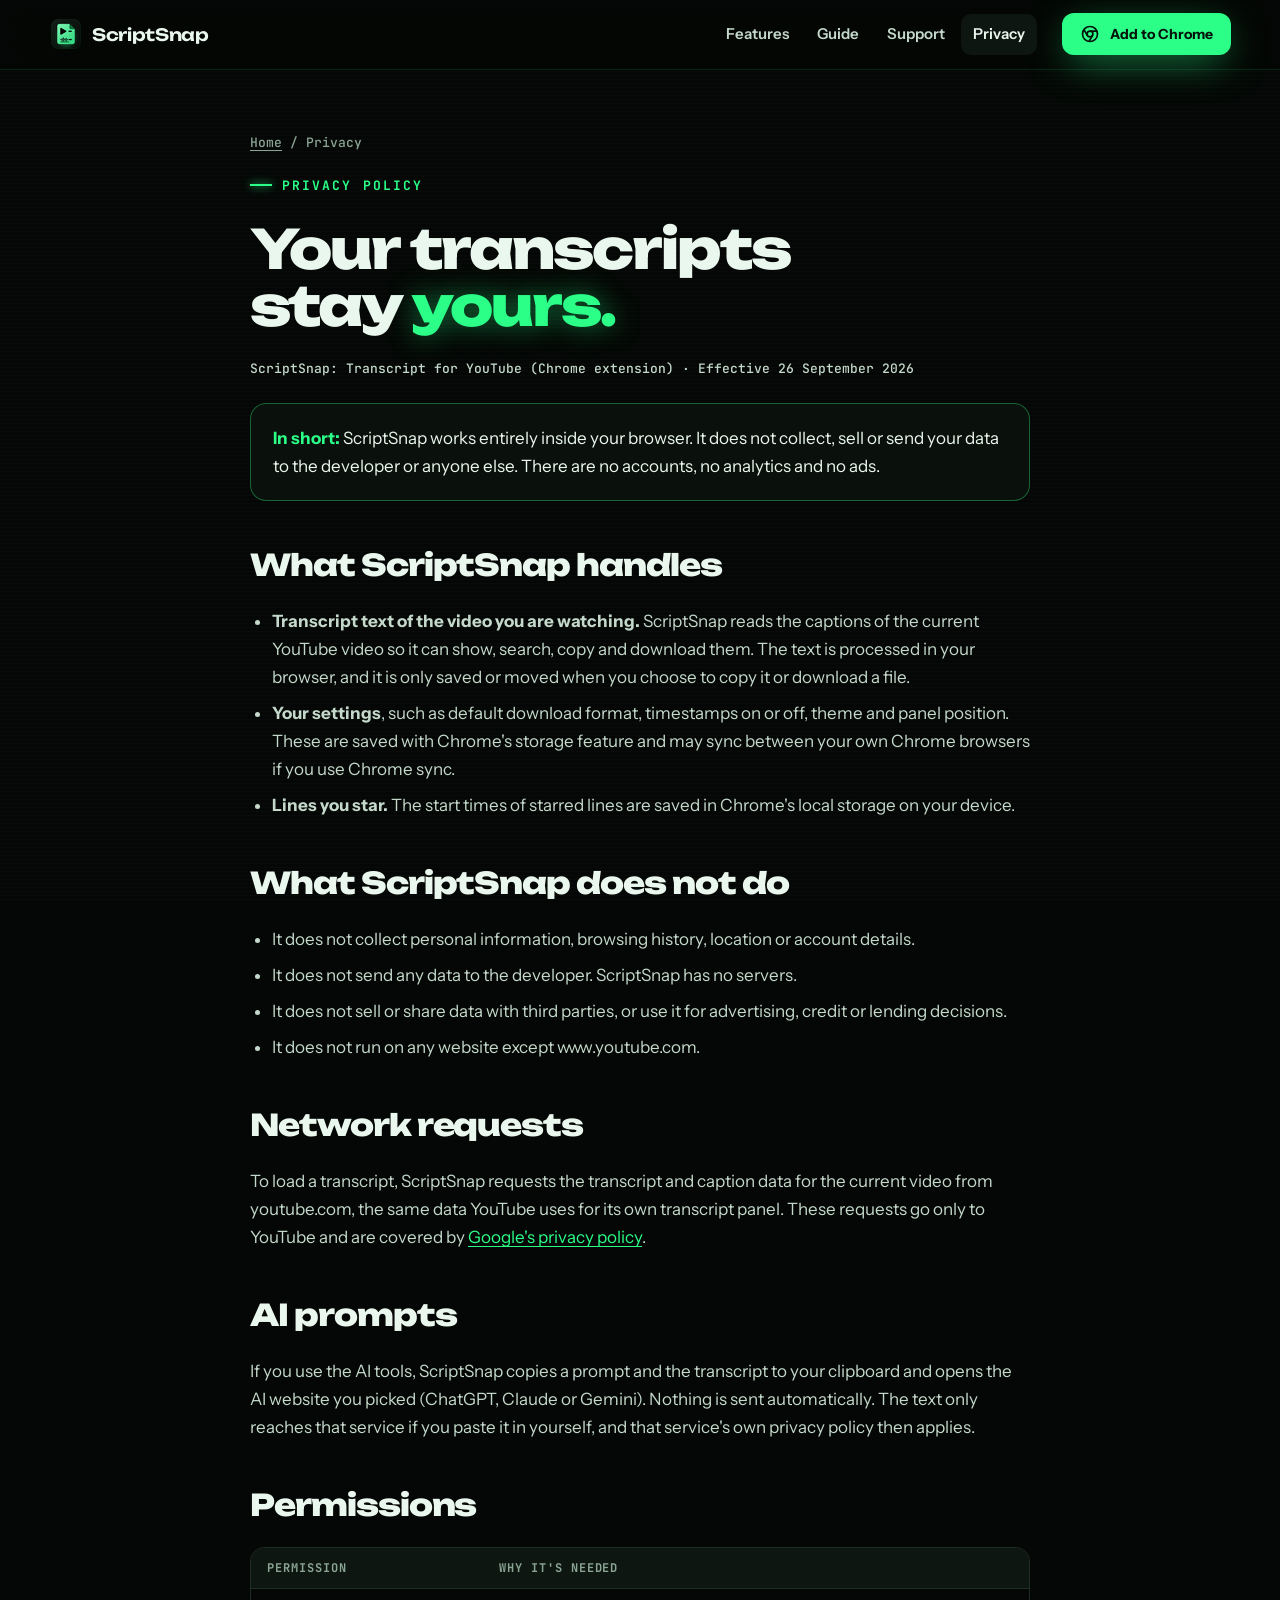
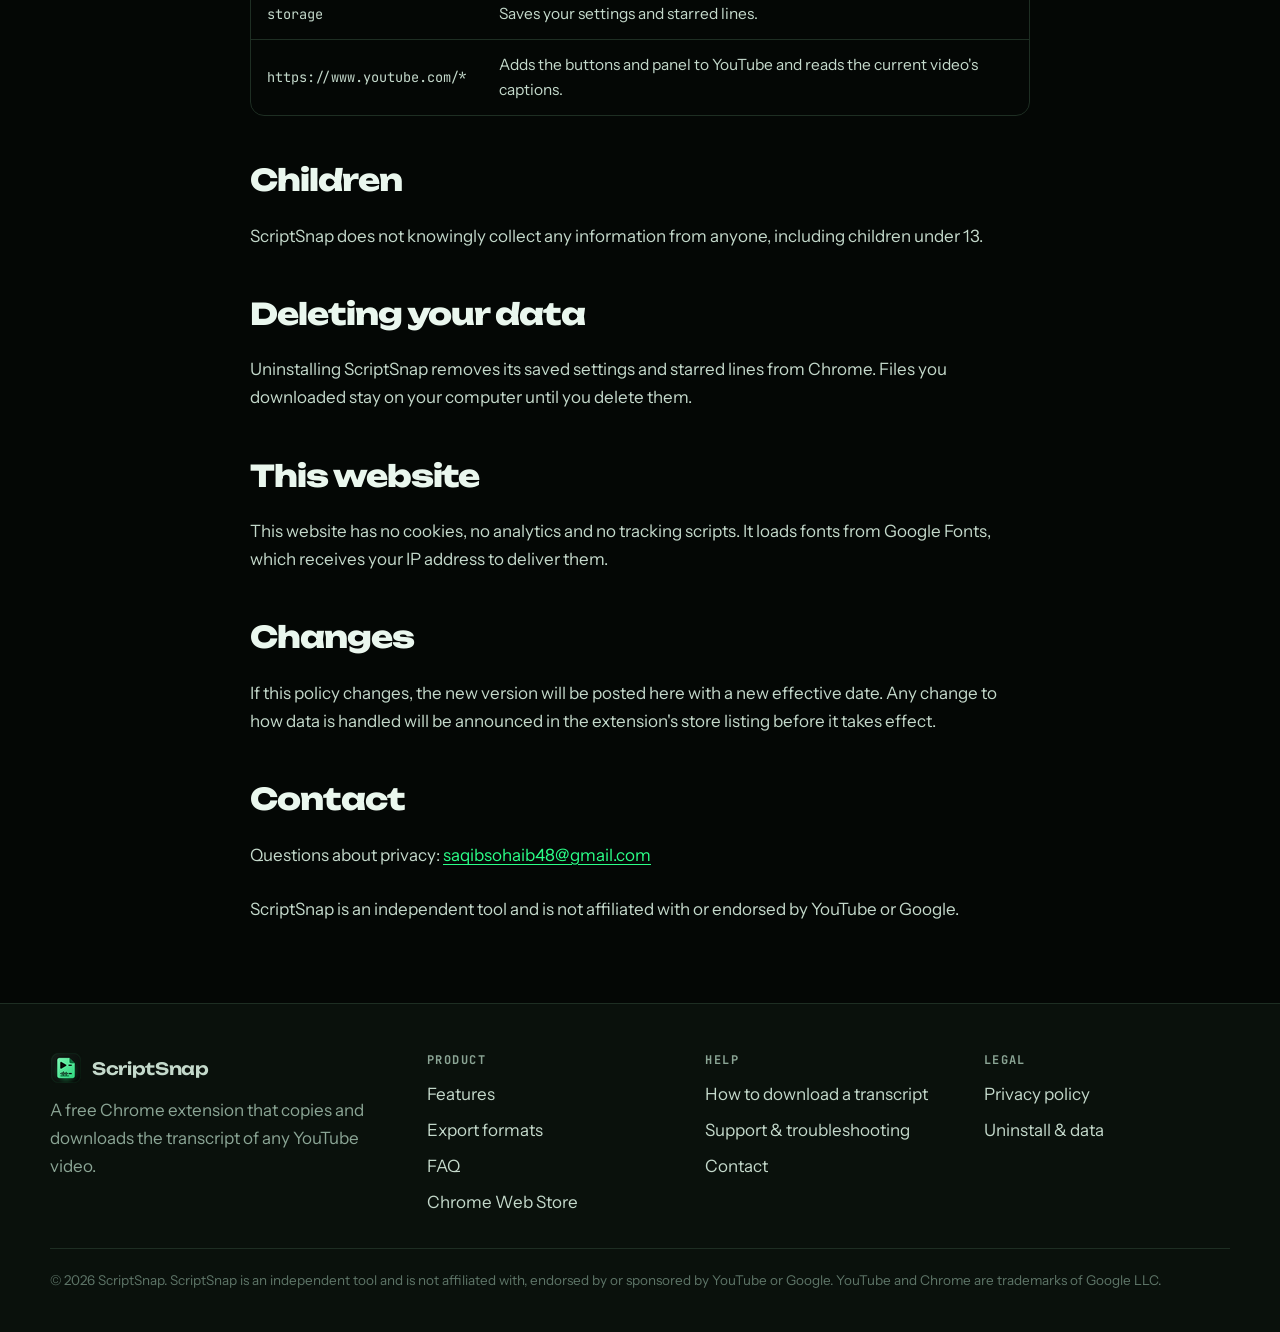
<file: privacy.html>
<!doctype html>
<html lang="en">
<head>
<meta charset="utf-8">
<meta name="viewport" content="width=device-width, initial-scale=1, viewport-fit=cover">
<title>Privacy Policy | ScriptSnap</title>
<meta name="description" content="ScriptSnap&#x27;s privacy policy. The extension runs entirely in your browser, collects no personal data, has no servers and uses only the storage permission.">
<meta name="robots" content="index,follow">
<link rel="canonical" href="https://YOUR-GITHUB-USERNAME.github.io/scriptsnap/privacy.html">
<meta name="theme-color" content="#040705">
<meta property="og:type" content="website">
<meta property="og:site_name" content="ScriptSnap">
<meta property="og:title" content="Privacy Policy | ScriptSnap">
<meta property="og:description" content="ScriptSnap&#x27;s privacy policy. The extension runs entirely in your browser, collects no personal data, has no servers and uses only the storage permission.">
<meta property="og:url" content="https://YOUR-GITHUB-USERNAME.github.io/scriptsnap/privacy.html">
<meta property="og:image" content="https://YOUR-GITHUB-USERNAME.github.io/scriptsnap/assets/og-image.png">
<meta property="og:image:width" content="1200"><meta property="og:image:height" content="630">
<meta name="twitter:card" content="summary_large_image">
<meta name="twitter:title" content="Privacy Policy | ScriptSnap">
<meta name="twitter:description" content="ScriptSnap&#x27;s privacy policy. The extension runs entirely in your browser, collects no personal data, has no servers and uses only the storage permission.">
<meta name="twitter:image" content="https://YOUR-GITHUB-USERNAME.github.io/scriptsnap/assets/og-image.png">
<link rel="icon" href="favicon.ico" sizes="any">
<link rel="icon" type="image/png" sizes="32x32" href="assets/favicon-32.png">
<link rel="apple-touch-icon" href="assets/apple-touch-icon.png">
<link rel="preconnect" href="https://fonts.googleapis.com"><link rel="preconnect" href="https://fonts.gstatic.com" crossorigin><link rel="stylesheet" href="https://fonts.googleapis.com/css2?family=Unbounded:wght@600;800&family=Instrument+Sans:wght@400;500;600;700&family=JetBrains+Mono:wght@500;700&display=swap">
<link rel="stylesheet" href="assets/site.css">
<script type="application/ld+json">{"@context": "https://schema.org", "@type": "Organization", "@id": "https://YOUR-GITHUB-USERNAME.github.io/scriptsnap/#org", "name": "ScriptSnap", "url": "https://YOUR-GITHUB-USERNAME.github.io/scriptsnap/", "logo": "https://YOUR-GITHUB-USERNAME.github.io/scriptsnap/assets/icon-512.png", "email": "saqibsohaib48@gmail.com", "sameAs": ["https://chromewebstore.google.com/detail/mjjkbjnjdjmmghgbkifdgdhofoaohblj"]}</script>
</head>
<body>
<a class="sr" href="#main" style="position:absolute;left:-9999px">Skip to content</a>
<header class="site"><div class="wrap">
<a class="logo" href="index.html" aria-label="ScriptSnap home"><img src="assets/favicon-32.png" alt="" width="32" height="32">ScriptSnap</a>
<nav class="main" aria-label="Main"><a href="index.html#features">Features</a><a href="how-to-download-youtube-transcript.html">Guide</a><a href="support.html">Support</a><a href="privacy.html" aria-current="page">Privacy</a></nav>
<a class="btn primary sm" href="https://chromewebstore.google.com/detail/mjjkbjnjdjmmghgbkifdgdhofoaohblj" rel="noopener"><svg viewBox="0 0 24 24" fill="none" stroke="currentColor" stroke-width="2"><circle cx="12" cy="12" r="9"/><circle cx="12" cy="12" r="3.5"/><path d="M12 8.5h8.2M8.9 13.8 4.8 6.7M15 13.8l-4.1 7.1"/></svg><span>Add to Chrome</span></a>
</div></header>

<main id="main" class="wrap"><article class="page">
<nav class="crumbs" aria-label="Breadcrumb"><a href="index.html">Home</a> / Privacy</nav>
<span class="eb">Privacy policy</span>
<h1>Your transcripts stay <em class="g">yours.</em></h1>
<p class="meta">ScriptSnap: Transcript for YouTube (Chrome extension) · Effective 26 September 2026</p>
<div class="tldr"><b>In short:</b> ScriptSnap works entirely inside your browser. It does not collect, sell or send your data to the developer or anyone else. There are no accounts, no analytics and no ads.</div>

<h2>What ScriptSnap handles</h2>
<ul>
<li><b>Transcript text of the video you are watching.</b> ScriptSnap reads the captions of the current YouTube video so it can show, search, copy and download them. The text is processed in your browser, and it is only saved or moved when you choose to copy it or download a file.</li>
<li><b>Your settings</b>, such as default download format, timestamps on or off, theme and panel position. These are saved with Chrome's storage feature and may sync between your own Chrome browsers if you use Chrome sync.</li>
<li><b>Lines you star.</b> The start times of starred lines are saved in Chrome's local storage on your device.</li>
</ul>

<h2>What ScriptSnap does not do</h2>
<ul>
<li>It does not collect personal information, browsing history, location or account details.</li>
<li>It does not send any data to the developer. ScriptSnap has no servers.</li>
<li>It does not sell or share data with third parties, or use it for advertising, credit or lending decisions.</li>
<li>It does not run on any website except www.youtube.com.</li>
</ul>

<h2>Network requests</h2>
<p>To load a transcript, ScriptSnap requests the transcript and caption data for the current video from youtube.com, the same data YouTube uses for its own transcript panel. These requests go only to YouTube and are covered by <a href="https://policies.google.com/privacy" rel="noopener">Google's privacy policy</a>.</p>

<h2>AI prompts</h2>
<p>If you use the AI tools, ScriptSnap copies a prompt and the transcript to your clipboard and opens the AI website you picked (ChatGPT, Claude or Gemini). Nothing is sent automatically. The text only reaches that service if you paste it in yourself, and that service's own privacy policy then applies.</p>

<h2>Permissions</h2>
<div class="table"><table><thead><tr><th>Permission</th><th>Why it's needed</th></tr></thead><tbody>
<tr><td><code>storage</code></td><td>Saves your settings and starred lines.</td></tr>
<tr><td><code>https://www.youtube.com/*</code></td><td>Adds the buttons and panel to YouTube and reads the current video's captions.</td></tr>
</tbody></table></div>

<h2>Children</h2>
<p>ScriptSnap does not knowingly collect any information from anyone, including children under 13.</p>

<h2>Deleting your data</h2>
<p>Uninstalling ScriptSnap removes its saved settings and starred lines from Chrome. Files you downloaded stay on your computer until you delete them.</p>

<h2>This website</h2>
<p>This website has no cookies, no analytics and no tracking scripts. It loads fonts from Google Fonts, which receives your IP address to deliver them.</p>

<h2>Changes</h2>
<p>If this policy changes, the new version will be posted here with a new effective date. Any change to how data is handled will be announced in the extension's store listing before it takes effect.</p>

<h2>Contact</h2>
<p>Questions about privacy: <a href="mailto:saqibsohaib48@gmail.com">saqibsohaib48@gmail.com</a></p>
<p class="mut">ScriptSnap is an independent tool and is not affiliated with or endorsed by YouTube or Google.</p>
</article></main>
<footer class="site"><div class="wrap">
<div><a class="logo" href="index.html"><img src="assets/favicon-32.png" alt="" width="32" height="32">ScriptSnap</a>
<p class="mut" style="margin-top:12px;max-width:34ch">A free Chrome extension that copies and downloads the transcript of any YouTube video.</p></div>
<div><h4>Product</h4><ul><li><a href="index.html#features">Features</a></li><li><a href="index.html#formats">Export formats</a></li><li><a href="index.html#faq">FAQ</a></li><li><a href="https://chromewebstore.google.com/detail/mjjkbjnjdjmmghgbkifdgdhofoaohblj" rel="noopener">Chrome Web Store</a></li></ul></div>
<div><h4>Help</h4><ul><li><a href="how-to-download-youtube-transcript.html">How to download a transcript</a></li><li><a href="support.html">Support &amp; troubleshooting</a></li><li><a href="support.html#contact">Contact</a></li></ul></div>
<div><h4>Legal</h4><ul><li><a href="privacy.html">Privacy policy</a></li><li><a href="support.html#uninstall">Uninstall &amp; data</a></li></ul></div>
<p class="legal">© 2026 ScriptSnap. ScriptSnap is an independent tool and is not affiliated with, endorsed by or sponsored by YouTube or Google. YouTube and Chrome are trademarks of Google LLC.</p>
</div></footer>
<script src="assets/site.js" defer></script>
</body></html>
</file>
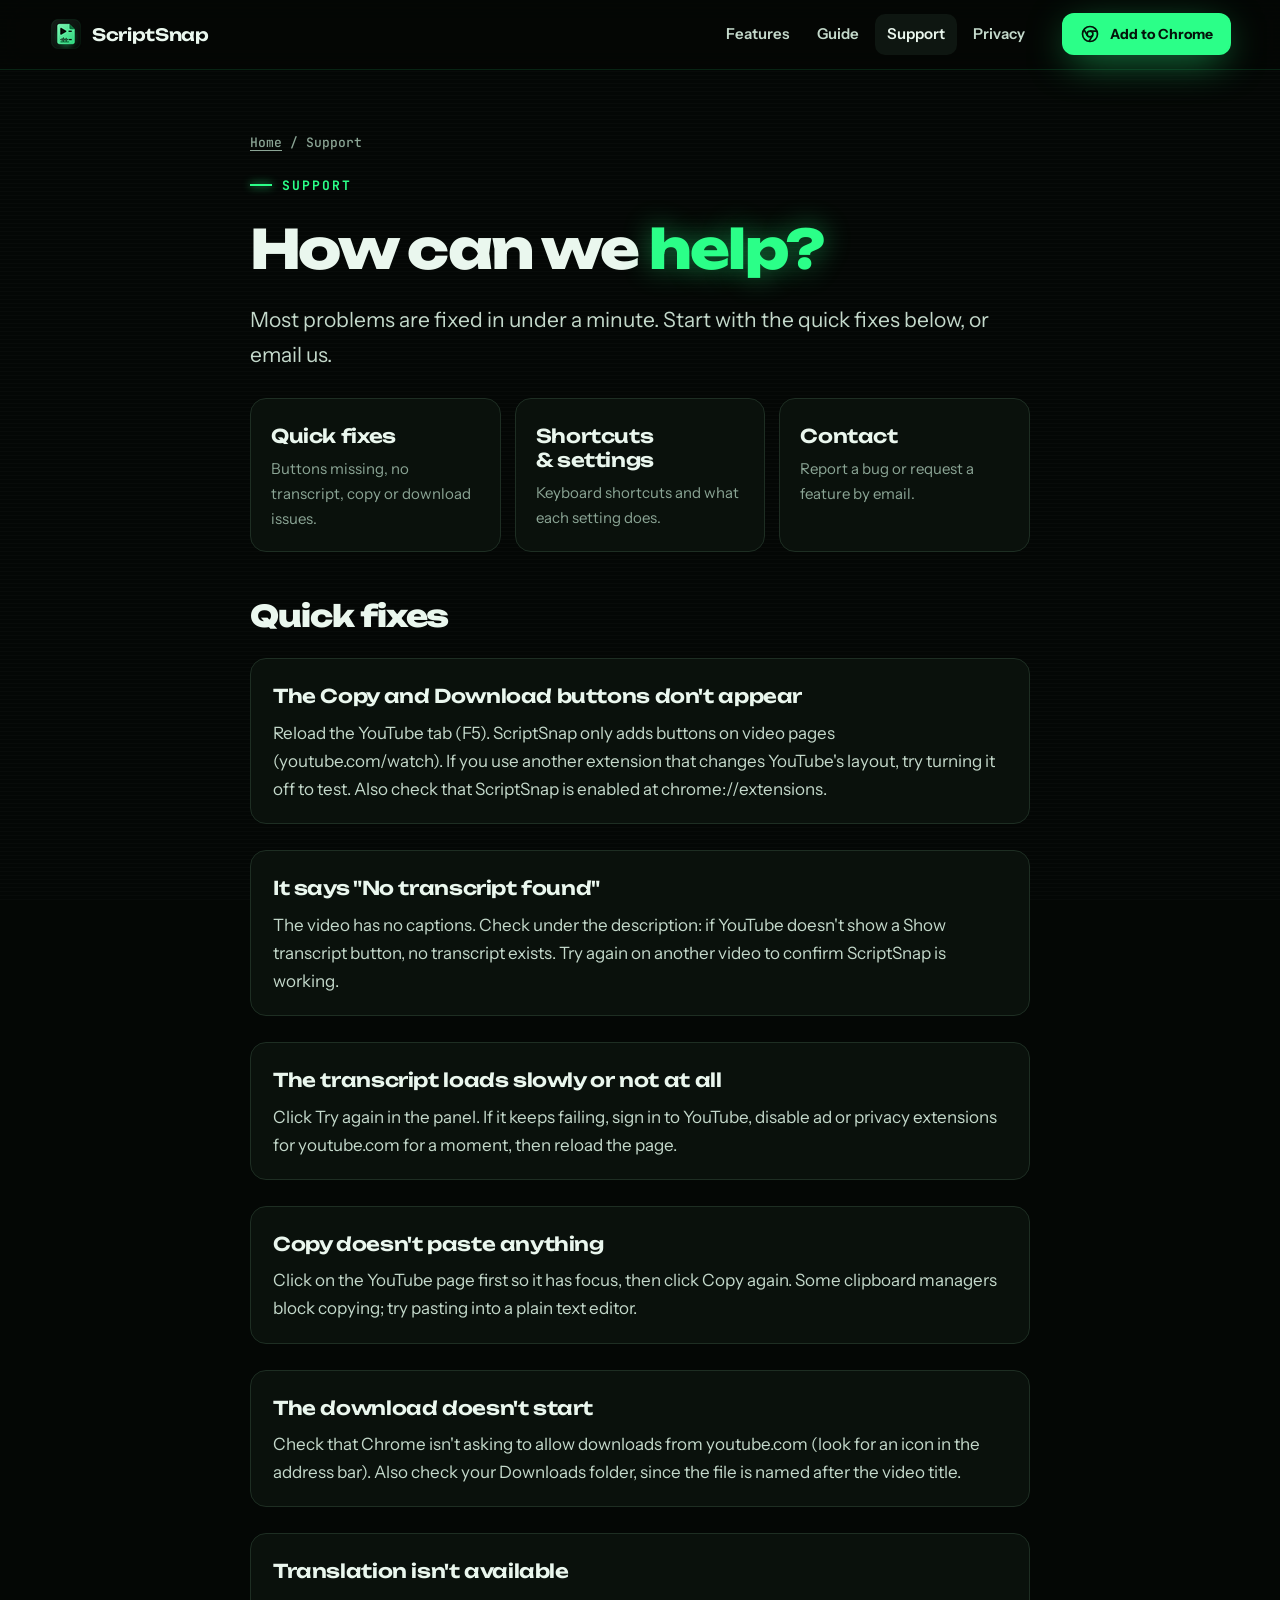
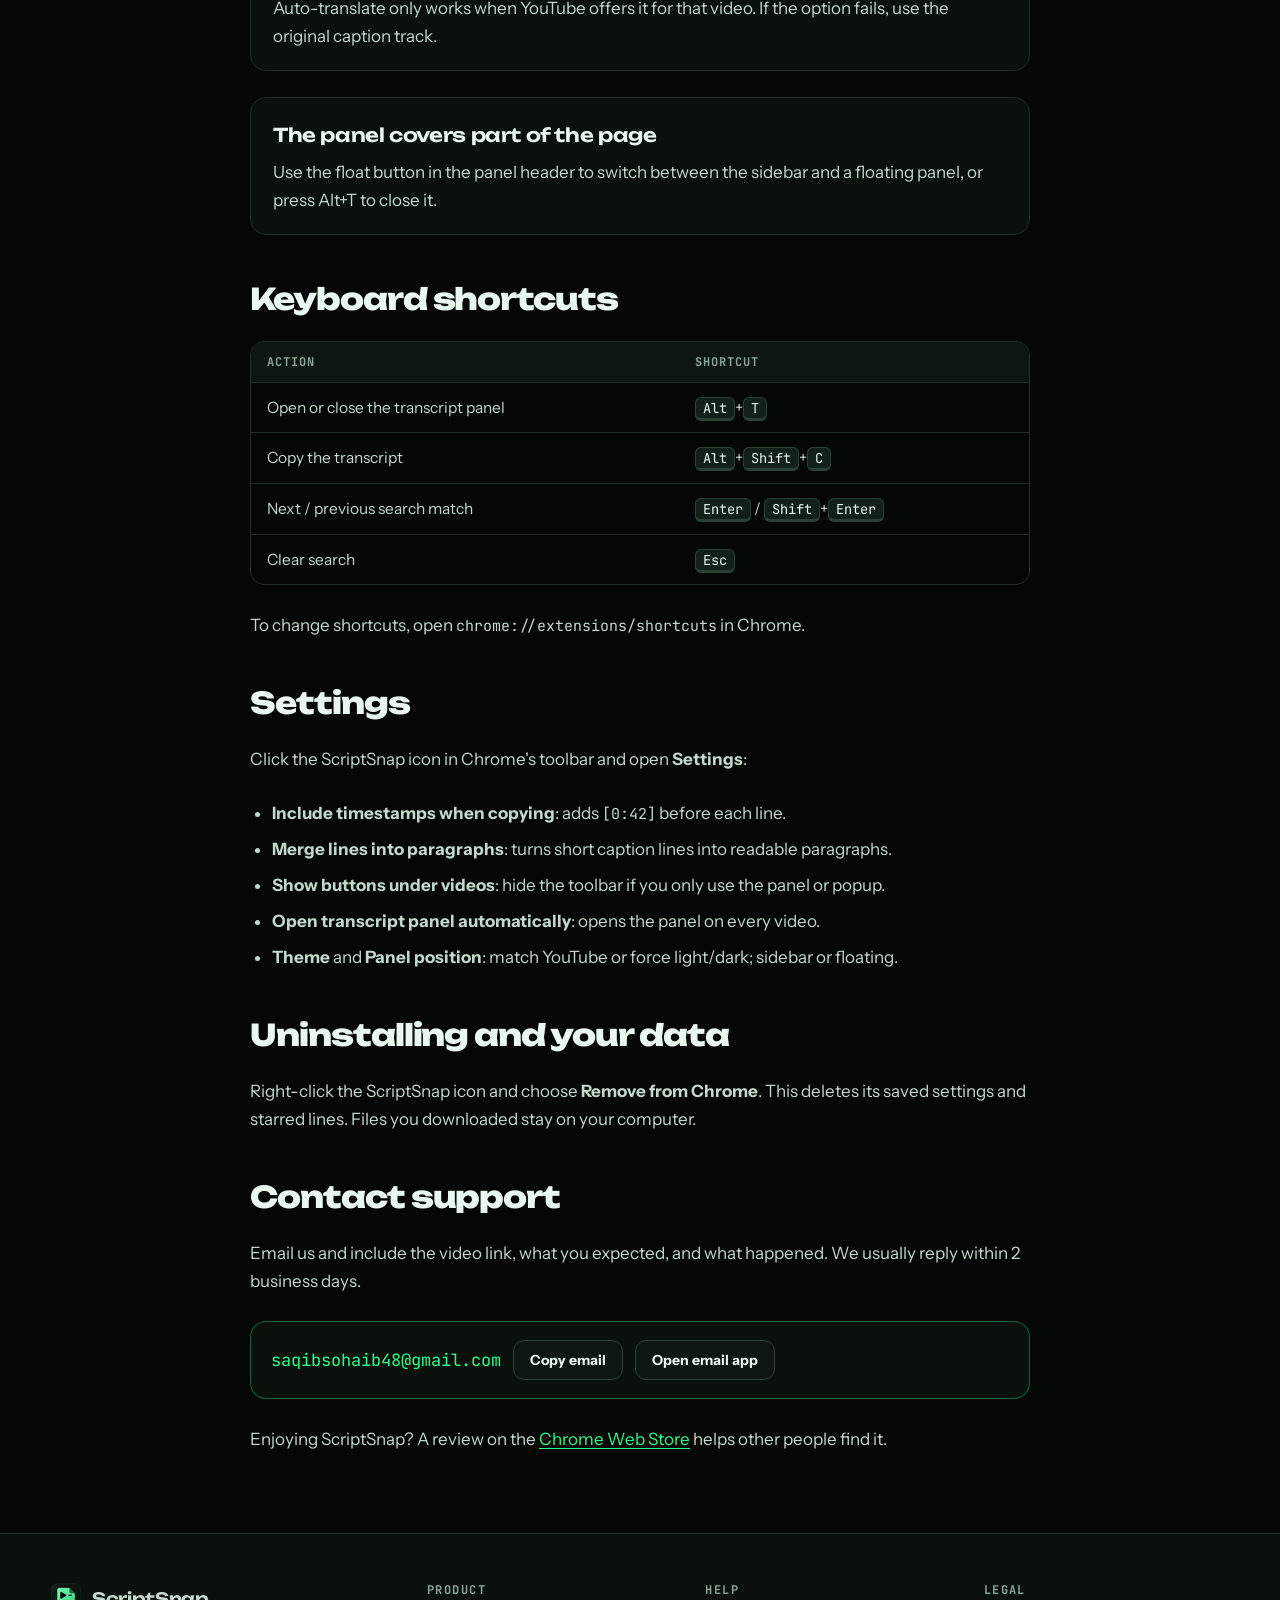
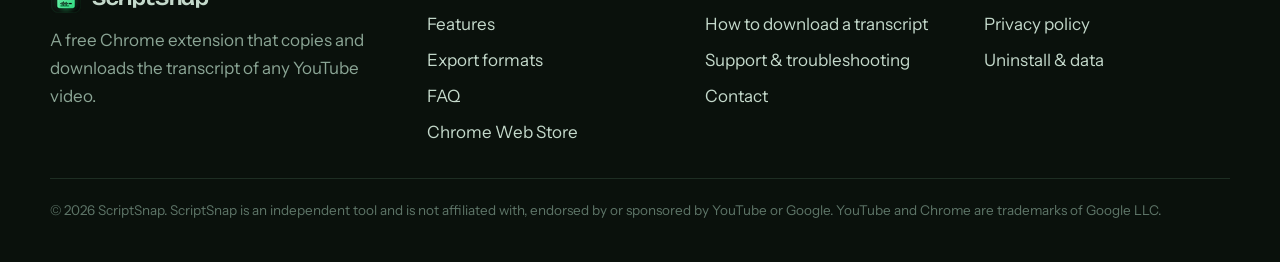
<file: support.html>
<!doctype html>
<html lang="en">
<head>
<meta charset="utf-8">
<meta name="viewport" content="width=device-width, initial-scale=1, viewport-fit=cover">
<title>ScriptSnap Support: Help, Troubleshooting &amp; Contact</title>
<meta name="description" content="Get help with ScriptSnap: fix a missing Copy button, transcripts that won&#x27;t load, download issues and keyboard shortcuts, or contact support by email.">
<meta name="robots" content="index,follow">
<link rel="canonical" href="https://YOUR-GITHUB-USERNAME.github.io/scriptsnap/support.html">
<meta name="theme-color" content="#040705">
<meta property="og:type" content="website">
<meta property="og:site_name" content="ScriptSnap">
<meta property="og:title" content="ScriptSnap Support: Help, Troubleshooting &amp; Contact">
<meta property="og:description" content="Get help with ScriptSnap: fix a missing Copy button, transcripts that won&#x27;t load, download issues and keyboard shortcuts, or contact support by email.">
<meta property="og:url" content="https://YOUR-GITHUB-USERNAME.github.io/scriptsnap/support.html">
<meta property="og:image" content="https://YOUR-GITHUB-USERNAME.github.io/scriptsnap/assets/og-image.png">
<meta property="og:image:width" content="1200"><meta property="og:image:height" content="630">
<meta name="twitter:card" content="summary_large_image">
<meta name="twitter:title" content="ScriptSnap Support: Help, Troubleshooting &amp; Contact">
<meta name="twitter:description" content="Get help with ScriptSnap: fix a missing Copy button, transcripts that won&#x27;t load, download issues and keyboard shortcuts, or contact support by email.">
<meta name="twitter:image" content="https://YOUR-GITHUB-USERNAME.github.io/scriptsnap/assets/og-image.png">
<link rel="icon" href="favicon.ico" sizes="any">
<link rel="icon" type="image/png" sizes="32x32" href="assets/favicon-32.png">
<link rel="apple-touch-icon" href="assets/apple-touch-icon.png">
<link rel="preconnect" href="https://fonts.googleapis.com"><link rel="preconnect" href="https://fonts.gstatic.com" crossorigin><link rel="stylesheet" href="https://fonts.googleapis.com/css2?family=Unbounded:wght@600;800&family=Instrument+Sans:wght@400;500;600;700&family=JetBrains+Mono:wght@500;700&display=swap">
<link rel="stylesheet" href="assets/site.css">
<script type="application/ld+json">[{"@context": "https://schema.org", "@type": "Organization", "@id": "https://YOUR-GITHUB-USERNAME.github.io/scriptsnap/#org", "name": "ScriptSnap", "url": "https://YOUR-GITHUB-USERNAME.github.io/scriptsnap/", "logo": "https://YOUR-GITHUB-USERNAME.github.io/scriptsnap/assets/icon-512.png", "email": "saqibsohaib48@gmail.com", "sameAs": ["https://chromewebstore.google.com/detail/mjjkbjnjdjmmghgbkifdgdhofoaohblj"]}, {"@context": "https://schema.org", "@type": "ContactPage", "name": "ScriptSnap Support", "url": "https://YOUR-GITHUB-USERNAME.github.io/scriptsnap/support.html", "mainEntity": {"@id": "https://YOUR-GITHUB-USERNAME.github.io/scriptsnap/#org"}}]</script>
</head>
<body>
<a class="sr" href="#main" style="position:absolute;left:-9999px">Skip to content</a>
<header class="site"><div class="wrap">
<a class="logo" href="index.html" aria-label="ScriptSnap home"><img src="assets/favicon-32.png" alt="" width="32" height="32">ScriptSnap</a>
<nav class="main" aria-label="Main"><a href="index.html#features">Features</a><a href="how-to-download-youtube-transcript.html">Guide</a><a href="support.html" aria-current="page">Support</a><a href="privacy.html">Privacy</a></nav>
<a class="btn primary sm" href="https://chromewebstore.google.com/detail/mjjkbjnjdjmmghgbkifdgdhofoaohblj" rel="noopener"><svg viewBox="0 0 24 24" fill="none" stroke="currentColor" stroke-width="2"><circle cx="12" cy="12" r="9"/><circle cx="12" cy="12" r="3.5"/><path d="M12 8.5h8.2M8.9 13.8 4.8 6.7M15 13.8l-4.1 7.1"/></svg><span>Add to Chrome</span></a>
</div></header>

<main id="main" class="wrap"><div class="page">
<nav class="crumbs" aria-label="Breadcrumb"><a href="index.html">Home</a> / Support</nav>
<span class="eb">Support</span>
<h1>How can we <em class="g">help?</em></h1>
<p class="lede">Most problems are fixed in under a minute. Start with the quick fixes below, or email us.</p>
<div class="cards">
<a class="card" href="#fixes"><h3>Quick fixes</h3><span>Buttons missing, no transcript, copy or download issues.</span></a>
<a class="card" href="#shortcuts"><h3>Shortcuts &amp; settings</h3><span>Keyboard shortcuts and what each setting does.</span></a>
<a class="card" href="#contact"><h3>Contact</h3><span>Report a bug or request a feature by email.</span></a>
</div>

<h2 id="fixes">Quick fixes</h2>
<div class="fix"><h3>The Copy and Download buttons don&#x27;t appear</h3><p>Reload the YouTube tab (F5). ScriptSnap only adds buttons on video pages (youtube.com/watch). If you use another extension that changes YouTube&#x27;s layout, try turning it off to test. Also check that ScriptSnap is enabled at chrome://extensions.</p></div><div class="fix"><h3>It says &quot;No transcript found&quot;</h3><p>The video has no captions. Check under the description: if YouTube doesn&#x27;t show a Show transcript button, no transcript exists. Try again on another video to confirm ScriptSnap is working.</p></div><div class="fix"><h3>The transcript loads slowly or not at all</h3><p>Click Try again in the panel. If it keeps failing, sign in to YouTube, disable ad or privacy extensions for youtube.com for a moment, then reload the page.</p></div><div class="fix"><h3>Copy doesn&#x27;t paste anything</h3><p>Click on the YouTube page first so it has focus, then click Copy again. Some clipboard managers block copying; try pasting into a plain text editor.</p></div><div class="fix"><h3>The download doesn&#x27;t start</h3><p>Check that Chrome isn&#x27;t asking to allow downloads from youtube.com (look for an icon in the address bar). Also check your Downloads folder, since the file is named after the video title.</p></div><div class="fix"><h3>Translation isn&#x27;t available</h3><p>Auto-translate only works when YouTube offers it for that video. If the option fails, use the original caption track.</p></div><div class="fix"><h3>The panel covers part of the page</h3><p>Use the float button in the panel header to switch between the sidebar and a floating panel, or press Alt+T to close it.</p></div>

<h2 id="shortcuts">Keyboard shortcuts</h2>
<div class="table"><table><thead><tr><th>Action</th><th>Shortcut</th></tr></thead><tbody>
<tr><td>Open or close the transcript panel</td><td><kbd>Alt</kbd>+<kbd>T</kbd></td></tr>
<tr><td>Copy the transcript</td><td><kbd>Alt</kbd>+<kbd>Shift</kbd>+<kbd>C</kbd></td></tr>
<tr><td>Next / previous search match</td><td><kbd>Enter</kbd> / <kbd>Shift</kbd>+<kbd>Enter</kbd></td></tr>
<tr><td>Clear search</td><td><kbd>Esc</kbd></td></tr>
</tbody></table></div>
<p>To change shortcuts, open <code>chrome://extensions/shortcuts</code> in Chrome.</p>

<h2 id="settings">Settings</h2>
<p>Click the ScriptSnap icon in Chrome's toolbar and open <b>Settings</b>:</p>
<ul>
<li><b>Include timestamps when copying</b>: adds <code>[0:42]</code> before each line.</li>
<li><b>Merge lines into paragraphs</b>: turns short caption lines into readable paragraphs.</li>
<li><b>Show buttons under videos</b>: hide the toolbar if you only use the panel or popup.</li>
<li><b>Open transcript panel automatically</b>: opens the panel on every video.</li>
<li><b>Theme</b> and <b>Panel position</b>: match YouTube or force light/dark; sidebar or floating.</li>
</ul>

<h2 id="uninstall">Uninstalling and your data</h2>
<p>Right-click the ScriptSnap icon and choose <b>Remove from Chrome</b>. This deletes its saved settings and starred lines. Files you downloaded stay on your computer.</p>

<h2 id="contact">Contact support</h2>
<p>Email us and include the video link, what you expected, and what happened. We usually reply within 2 business days.</p>
<div class="mail"><code>saqibsohaib48@gmail.com</code><button class="btn sm" type="button" data-copy="saqibsohaib48@gmail.com">Copy email</button><a class="btn sm" href="mailto:saqibsohaib48@gmail.com?subject=ScriptSnap%20support">Open email app</a></div>
<p class="mut">Enjoying ScriptSnap? A review on the <a href="https://chromewebstore.google.com/detail/mjjkbjnjdjmmghgbkifdgdhofoaohblj" rel="noopener">Chrome Web Store</a> helps other people find it.</p>
</div></main>
<footer class="site"><div class="wrap">
<div><a class="logo" href="index.html"><img src="assets/favicon-32.png" alt="" width="32" height="32">ScriptSnap</a>
<p class="mut" style="margin-top:12px;max-width:34ch">A free Chrome extension that copies and downloads the transcript of any YouTube video.</p></div>
<div><h4>Product</h4><ul><li><a href="index.html#features">Features</a></li><li><a href="index.html#formats">Export formats</a></li><li><a href="index.html#faq">FAQ</a></li><li><a href="https://chromewebstore.google.com/detail/mjjkbjnjdjmmghgbkifdgdhofoaohblj" rel="noopener">Chrome Web Store</a></li></ul></div>
<div><h4>Help</h4><ul><li><a href="how-to-download-youtube-transcript.html">How to download a transcript</a></li><li><a href="support.html">Support &amp; troubleshooting</a></li><li><a href="support.html#contact">Contact</a></li></ul></div>
<div><h4>Legal</h4><ul><li><a href="privacy.html">Privacy policy</a></li><li><a href="support.html#uninstall">Uninstall &amp; data</a></li></ul></div>
<p class="legal">© 2026 ScriptSnap. ScriptSnap is an independent tool and is not affiliated with, endorsed by or sponsored by YouTube or Google. YouTube and Chrome are trademarks of Google LLC.</p>
</div></footer>
<script src="assets/site.js" defer></script>
</body></html>
</file>
<file: assets/site.css>
/* ScriptSnap site — black & green. Deliberately single-theme (dark). */
:root{
  --void:#040705; --coal:#0A110C; --panel:#0E1611; --raise:#132019; --line:#1E2E23; --line2:#2A4032;
  --g:#2BFF88; --g2:#12C96A; --deep:#0B8F4D; --gink:#04130A;
  --ink:#EAF7EE; --ink2:#C4D9CB; --mut:#8BA595; --dim:#5E7568; --warn:#FFB75C;
  --display:"Unbounded","Segoe UI",system-ui,sans-serif;
  --body:"Instrument Sans","Segoe UI",system-ui,-apple-system,sans-serif;
  --mono:"JetBrains Mono",ui-monospace,Menlo,Consolas,monospace;
  --wrap:1180px; color-scheme:dark;
}
*{box-sizing:border-box}
html{scroll-behavior:smooth;overflow-x:clip}
body{margin:0;background:var(--void);color:var(--ink);font:17px/1.65 var(--body);-webkit-font-smoothing:antialiased;padding-inline:20px;overflow-x:clip}
body::before{content:"";position:fixed;inset:0;pointer-events:none;z-index:0;background:repeating-linear-gradient(0deg,rgba(255,255,255,.018) 0 1px,transparent 1px 4px)}
main,header.site,footer.site{position:relative;z-index:1}
a{color:var(--g);text-underline-offset:3px}
img{max-width:100%;height:auto}
.wrap{max-width:var(--wrap);margin:0 auto}
h1,h2,h3{font-family:var(--display);font-weight:800;letter-spacing:-.035em;line-height:1.06;margin:0;text-wrap:balance}
h1{font-size:clamp(36px,5vw,62px)}
h2{font-size:clamp(28px,4vw,46px)}
h3{font-size:19px;letter-spacing:-.02em;line-height:1.25;font-weight:600}
p{margin:0}
em.g{font-style:normal;color:var(--g);text-shadow:0 0 28px rgba(43,255,136,.45)}
.eb{font:700 13px var(--mono);letter-spacing:.16em;text-transform:uppercase;color:var(--g);display:inline-flex;align-items:center;gap:10px}
.eb::before{content:"";width:22px;height:2px;background:var(--g);box-shadow:0 0 8px var(--g)}
.lede{font-size:clamp(18px,2vw,21px);color:var(--ink2);max-width:58ch}
.mut{color:var(--mut)}
code,kbd{font-family:var(--mono);font-size:.88em}
kbd{background:var(--raise);border:1px solid var(--line2);border-bottom-width:3px;border-radius:6px;padding:1px 7px;color:var(--ink)}
:focus-visible{outline:2px solid var(--g);outline-offset:3px;border-radius:6px}

/* header */
header.site{position:sticky;top:env(safe-area-inset-top,0px);z-index:20;margin-inline:-20px;padding:14px 20px;background:rgba(4,7,5,.78);backdrop-filter:blur(14px);border-bottom:1px solid rgba(43,255,136,.12)}
header.site .wrap{display:flex;align-items:center;gap:18px}
.logo{display:flex;align-items:center;gap:10px;text-decoration:none;color:var(--ink);font:600 17px var(--display);letter-spacing:-.02em}
.logo img{width:32px;height:32px}
nav.main{display:flex;gap:4px;margin-left:auto;flex-wrap:wrap}
nav.main a{color:var(--ink2);text-decoration:none;font-weight:600;font-size:15px;padding:8px 12px;border-radius:10px}
nav.main a:hover,nav.main a[aria-current="page"]{color:var(--ink);background:var(--panel)}
.btn{display:inline-flex;align-items:center;justify-content:center;gap:10px;height:50px;padding:0 24px;border-radius:14px;font:700 16px var(--body);text-decoration:none;border:1px solid var(--line2);color:var(--ink);background:var(--panel);transition:transform .15s,box-shadow .2s,background .2s;white-space:nowrap}
.btn:hover{transform:translateY(-2px);border-color:var(--g)}
.btn.primary{background:var(--g);color:var(--gink);border-color:var(--g);box-shadow:0 0 0 1px var(--g),0 10px 40px -8px rgba(43,255,136,.65)}
.btn.primary:hover{box-shadow:0 0 0 1px var(--g),0 14px 50px -6px rgba(43,255,136,.85)}
.btn.sm{height:40px;padding:0 16px;font-size:14px;border-radius:11px}
.btn svg{width:20px;height:20px}
header.site .btn{margin-left:8px}

/* hero */
.hero{padding-block:72px 40px;display:grid;grid-template-columns:1.05fr 1fr;gap:56px;align-items:center}
.hero .copy{display:flex;flex-direction:column;gap:24px}
.cta-row{display:flex;gap:12px;flex-wrap:wrap;align-items:center}
.trust{display:flex;flex-wrap:wrap;gap:8px 18px;color:var(--mut);font-size:14.5px}
.trust span{display:inline-flex;align-items:center;gap:8px}
.trust span::before{content:"";width:7px;height:7px;border-radius:50%;background:var(--g);box-shadow:0 0 8px var(--g)}
.glow{position:absolute;border-radius:50%;pointer-events:none;background:radial-gradient(circle,rgba(43,255,136,.25),transparent 62%);filter:blur(30px);z-index:-1}

/* live demo */
.demo{position:relative}
.player{border-radius:18px;overflow:hidden;border:1px solid var(--line);background:linear-gradient(160deg,#0F1C14,#070C09);aspect-ratio:16/9;position:relative;display:grid;place-items:center;max-width:100%}
.player .wave{display:flex;align-items:center;gap:6px;height:90px}
.player .wave i{width:7px;border-radius:4px;background:linear-gradient(var(--g),var(--g2));box-shadow:0 0 12px rgba(43,255,136,.55);animation:bar 1.2s ease-in-out infinite;height:30%}
@keyframes bar{0%,100%{height:22%}50%{height:95%}}
.player .bar{position:absolute;left:0;right:0;bottom:0;height:4px;background:rgba(255,255,255,.08)}
.player .bar b{display:block;height:100%;width:38%;background:var(--g);box-shadow:0 0 10px var(--g);animation:prog 14s linear infinite}
@keyframes prog{from{width:0}to{width:100%}}
.player .ttl{position:absolute;left:18px;top:14px;font:600 13px var(--mono);color:var(--mut)}
.tools{display:flex;gap:8px;flex-wrap:wrap;margin:12px 0}
.chipbtn{display:inline-flex;align-items:center;gap:7px;height:36px;padding:0 14px;border-radius:999px;border:1px solid var(--line2);background:var(--panel);font:700 13.5px var(--body);color:var(--ink)}
.chipbtn.on{background:var(--ink);color:var(--void);border-color:var(--ink)}
.chipbtn.brand{border-color:rgba(43,255,136,.45);box-shadow:0 0 16px -6px var(--g)}
.chipbtn svg{width:15px;height:15px}
.panel{border-radius:18px;border:1px solid var(--line);background:var(--coal);overflow:hidden;box-shadow:0 30px 80px -30px rgba(0,0,0,.9),0 0 60px -20px rgba(43,255,136,.3)}
.panel .row{display:grid;grid-template-columns:auto 1fr;gap:12px;padding:9px 16px;font-size:15px;color:var(--ink2);transition:color .3s;position:relative}
.panel .row .t{font:700 12px var(--mono);color:var(--g);background:rgba(43,255,136,.1);padding:3px 8px;border-radius:6px;height:fit-content;margin-top:2px}
.panel .row.on{color:#fff}
.panel .row.on .t{background:var(--g);color:var(--gink)}
.panel .row.on::before{content:"";position:absolute;left:5px;top:11px;bottom:11px;width:3px;border-radius:3px;background:var(--g);box-shadow:0 0 10px var(--g)}
.panel .row i{font-style:normal}
.panel .row.on span:last-child i{background:linear-gradient(transparent 40%,rgba(43,255,136,.22) 40%,rgba(43,255,136,.22) 92%,transparent 92%);-webkit-box-decoration-break:clone;box-decoration-break:clone}
.panel .ph{display:flex;align-items:center;gap:10px;padding:12px 16px;border-bottom:1px solid var(--line);font:600 14px var(--display)}
.panel .ph img{width:24px;height:24px}
.panel .ph small{margin-left:auto;font:500 11.5px var(--mono);color:var(--mut)}
.toast{position:absolute;right:-8px;bottom:-18px;background:var(--ink);color:var(--gink);font-weight:700;font-size:14.5px;padding:12px 16px;border-radius:12px;display:flex;align-items:center;gap:10px;box-shadow:0 20px 40px -10px rgba(0,0,0,.8),0 0 30px -8px rgba(43,255,136,.6)}
.toast b{width:9px;height:9px;border-radius:50%;background:var(--g2);box-shadow:0 0 8px var(--g2)}

/* sections */
section{padding-block:88px;scroll-margin-top:80px}
.shead{display:flex;flex-direction:column;gap:16px;margin-bottom:44px;max-width:760px}
.steps{display:grid;grid-template-columns:repeat(3,1fr);gap:18px;counter-reset:s;list-style:none;margin:0;padding:0}
.steps li{background:var(--coal);border:1px solid var(--line);border-radius:18px;padding:26px;display:flex;flex-direction:column;gap:12px;counter-increment:s}
.steps li::before{content:counter(s);width:40px;height:40px;border-radius:12px;display:grid;place-items:center;font:800 17px var(--display);color:var(--gink);background:var(--g);box-shadow:0 0 22px -4px var(--g)}
.steps p{color:var(--mut)}
.bento{display:grid;grid-template-columns:repeat(6,1fr);gap:16px}
.tile{grid-column:span 2;background:var(--coal);border:1px solid var(--line);border-radius:20px;padding:26px;display:flex;flex-direction:column;gap:12px;position:relative;overflow:hidden}
.tile.w3{grid-column:span 3}.tile.w4{grid-column:span 4}
.tile p{color:var(--mut);font-size:16px}
.tile .ic{width:44px;height:44px;border-radius:12px;display:grid;place-items:center;background:rgba(43,255,136,.1);border:1px solid rgba(43,255,136,.3);color:var(--g)}
.tile .ic svg{width:22px;height:22px}
.tile.hot{border-color:rgba(43,255,136,.55);box-shadow:0 0 50px -20px rgba(43,255,136,.6)}
.mini{margin-top:auto;display:flex;flex-direction:column;gap:6px;font:500 13px/1.5 var(--mono);color:var(--ink2);background:var(--void);border:1px solid var(--line);border-radius:12px;padding:12px 14px}
.mini mark{background:var(--g);color:var(--gink);border-radius:3px;padding:0 2px}
.stats{display:grid;grid-template-columns:repeat(2,1fr);gap:8px;margin-top:auto}
.stats div{background:var(--void);border:1px solid var(--line);border-radius:12px;padding:10px 12px}
.stats b{display:block;font:800 22px var(--display);letter-spacing:-.03em}
.stats span{font-size:12.5px;color:var(--mut)}
.formats{display:grid;grid-template-columns:repeat(3,1fr);gap:16px}
.file{background:var(--coal);border:1px solid var(--line);border-radius:16px;overflow:hidden}
.file .fh{display:flex;align-items:center;gap:10px;padding:12px 14px;border-bottom:1px solid var(--line);background:var(--panel)}
.file .bd{font:700 12px var(--mono);padding:4px 8px;border-radius:6px;background:var(--g);color:var(--gink)}
.file .fn{font:500 13px var(--mono);color:var(--mut)}
.file .use{margin-left:auto;font-size:12.5px;color:var(--mut)}
.file pre{margin:0;padding:14px;font:500 12.5px/1.65 var(--mono);color:var(--ink2);white-space:pre;overflow-x:auto;min-height:150px}
.compare{overflow-x:auto;border:1px solid var(--line);border-radius:18px;background:var(--coal)}
.compare table{width:100%;border-collapse:collapse;min-width:620px;font-size:16px}
.compare th,.compare td{padding:14px 20px;text-align:left;border-top:1px solid var(--line)}
.compare thead th{border-top:0;font:700 12px var(--mono);letter-spacing:.1em;text-transform:uppercase;color:var(--mut);background:var(--panel)}
.compare thead th:nth-child(2){color:var(--g)}
.compare td:nth-child(2){color:var(--ink);font-weight:600}
.compare td:nth-child(3){color:var(--mut)}
.yes{color:var(--g)!important}
.privacy-band{display:grid;grid-template-columns:1fr 1fr;gap:40px;align-items:center;background:radial-gradient(80% 140% at 0% 0%,rgba(43,255,136,.14),transparent 55%),var(--coal);border:1px solid var(--line);border-radius:26px;padding:48px}
.facts{display:grid;grid-template-columns:1fr 1fr;gap:12px}
.facts div{background:var(--void);border:1px solid var(--line);border-radius:14px;padding:16px}
.facts b{display:block;font:800 26px var(--display);color:var(--g);letter-spacing:-.03em}
.facts span{color:var(--mut);font-size:14.5px}
.faq{display:flex;flex-direction:column;gap:10px;max-width:880px}
.faq details{background:var(--coal);border:1px solid var(--line);border-radius:16px;padding:0 22px}
.faq details[open]{border-color:rgba(43,255,136,.4)}
.faq summary{cursor:pointer;list-style:none;padding:20px 0;font:600 18px var(--body);display:flex;justify-content:space-between;gap:16px}
.faq summary::-webkit-details-marker{display:none}
.faq summary::after{content:"+";font:500 24px/1 var(--mono);color:var(--g);transition:transform .2s}
.faq details[open] summary::after{transform:rotate(45deg)}
.faq details p{padding:0 0 20px;color:var(--ink2);max-width:70ch}
.final{text-align:center;display:flex;flex-direction:column;align-items:center;gap:22px;padding-block:96px;position:relative}
.final h2{font-size:clamp(34px,5.4vw,64px)}

/* article pages */
.page{max-width:780px;margin:0 auto;padding-block:64px 40px;display:flex;flex-direction:column;gap:26px}
.page h1{font-size:clamp(34px,5vw,54px)}
.page h2{font-size:clamp(22px,3vw,30px);margin-top:22px}
.page h3{margin-top:6px}
.page p,.page li{color:var(--ink2)}
.page ul,.page ol{margin:0;padding-left:22px;display:flex;flex-direction:column;gap:8px}
.page ol li::marker{font:700 15px var(--mono);color:var(--g)}
.meta{font:500 13px var(--mono);color:var(--mut)}
.tldr{background:var(--coal);border:1px solid rgba(43,255,136,.35);border-radius:16px;padding:20px 22px;color:var(--ink)}
.tldr b{color:var(--g)}
.crumbs{font:500 13px var(--mono);color:var(--mut)}
.crumbs a{color:var(--mut)}
.cards{display:grid;grid-template-columns:repeat(3,1fr);gap:14px}
.card{background:var(--coal);border:1px solid var(--line);border-radius:16px;padding:20px;display:flex;flex-direction:column;gap:8px;text-decoration:none;color:var(--ink)}
.card:hover{border-color:var(--g)}
.card span{color:var(--mut);font-size:15px}
.fix{background:var(--coal);border:1px solid var(--line);border-radius:16px;padding:20px 22px;display:flex;flex-direction:column;gap:10px}
.fix h3{color:var(--ink)}
.mail{display:flex;flex-wrap:wrap;align-items:center;gap:12px;background:var(--coal);border:1px solid rgba(43,255,136,.35);border-radius:16px;padding:18px 20px}
.mail code{font-size:17px;color:var(--g);user-select:all}
.table{overflow-x:auto;border:1px solid var(--line);border-radius:14px}
.table table{width:100%;border-collapse:collapse;min-width:480px;font-size:15.5px}
.table th,.table td{padding:12px 16px;text-align:left;border-top:1px solid var(--line);color:var(--ink2)}
.table thead th{border-top:0;background:var(--panel);font:700 12px var(--mono);letter-spacing:.08em;text-transform:uppercase;color:var(--mut)}

footer.site{border-top:1px solid var(--line);margin-inline:-20px;padding:48px 20px 40px;margin-top:40px;background:var(--coal)}
footer.site .wrap{display:grid;grid-template-columns:1.4fr 1fr 1fr 1fr;gap:32px}
footer.site h4{margin:0 0 12px;font:700 12px var(--mono);letter-spacing:.12em;text-transform:uppercase;color:var(--mut)}
footer.site ul{list-style:none;margin:0;padding:0;display:flex;flex-direction:column;gap:8px}
footer.site a{color:var(--ink2);text-decoration:none}
footer.site a:hover{color:var(--g)}
footer.site .legal{grid-column:1/-1;border-top:1px solid var(--line);padding-top:20px;font-size:13.5px;color:var(--dim)}

@media (max-width:960px){
  .hero{grid-template-columns:1fr;padding-top:48px}
  .bento{grid-template-columns:repeat(2,1fr)} .tile,.tile.w3,.tile.w4{grid-column:span 2}
  .formats,.steps,.cards{grid-template-columns:1fr}
  .privacy-band{grid-template-columns:1fr;padding:28px}
  footer.site .wrap{grid-template-columns:1fr 1fr}
  nav.main{display:none}
}
@media (max-width:520px){
  body{font-size:16px} .facts{grid-template-columns:1fr} header.site .btn span{display:none}
  .toast{right:6px;bottom:-26px} footer.site .wrap{grid-template-columns:1fr}
}
@media (prefers-reduced-motion:reduce){*{animation:none!important;transition:none!important;scroll-behavior:auto!important}}
</file>
